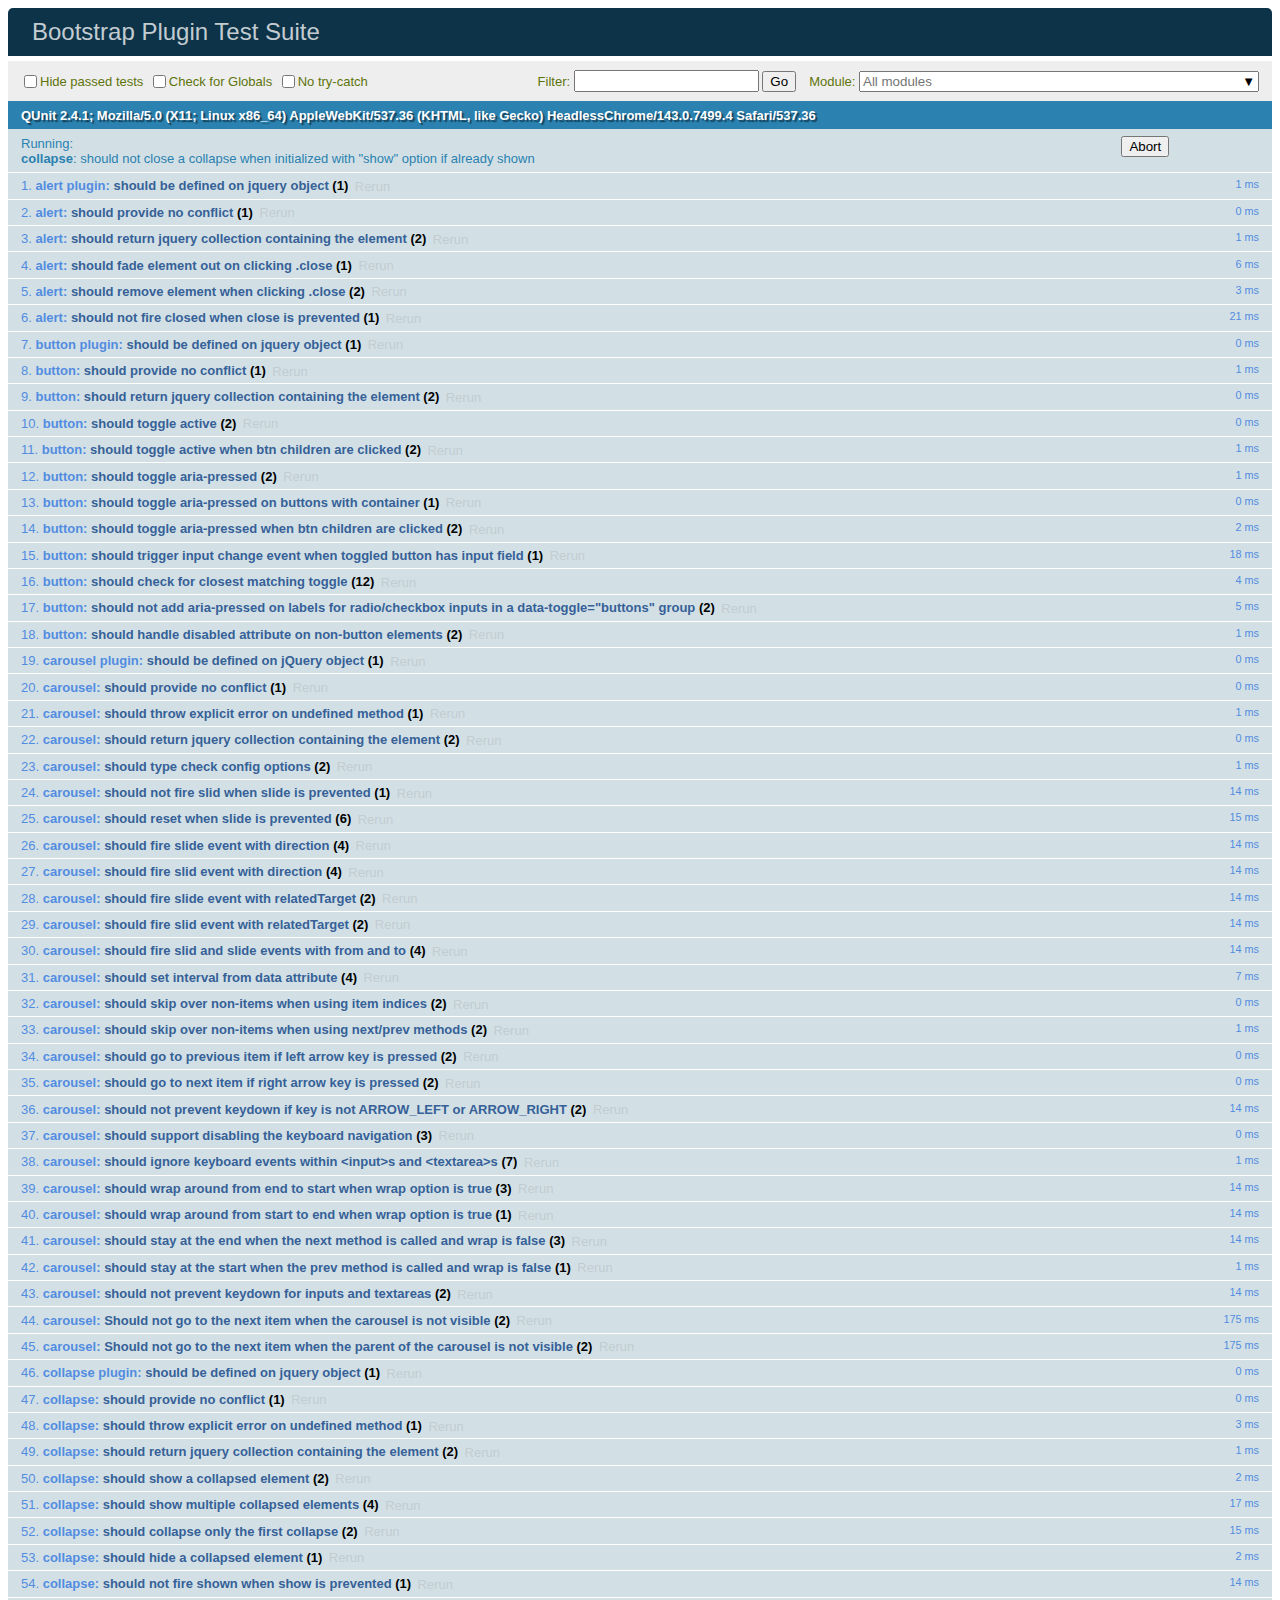
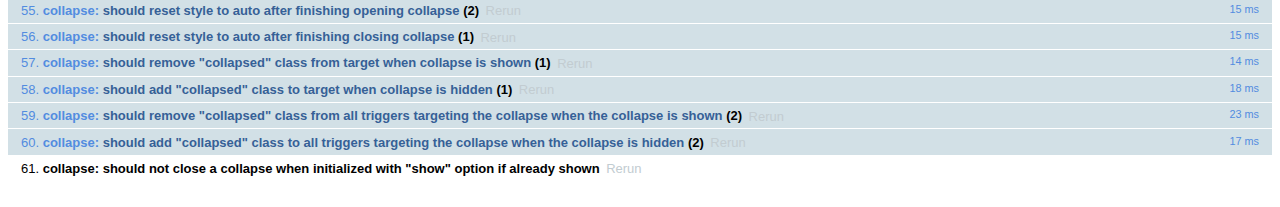
<file: Project/_src/bootstrap-4.0.0/js/tests/index.html>
<!doctype html>
<html lang="en">
  <head>
    <meta charset="utf-8">
    <meta name="viewport" content="width=device-width, initial-scale=1, shrink-to-fit=no">
    <title>Bootstrap Plugin Test Suite</title>

    <!-- jQuery -->
    <script>
      (function () {
        var path = '../../assets/js/vendor/jquery-slim.min.js'
        // get jquery param from the query string.
        var jQueryVersion = location.search.match(/[?&]jquery=(.*?)(?=&|$)/)

        // If a version was specified, use that version from our vendor folder
        if (jQueryVersion) {
          path = 'vendor/jquery-' + jQueryVersion[1] + '.min.js'
        }
        document.write('<script src="' + path + '"><\/script>')
      }())
    </script>
    <script src="../../assets/js/vendor/popper.min.js"></script>

    <!-- QUnit -->
    <link rel="stylesheet" href="vendor/qunit.css" media="screen">
    <script src="vendor/qunit.js"></script>

    <script>
      // Disable jQuery event aliases to ensure we don't accidentally use any of them
      [
        'blur',
        'focus',
        'focusin',
        'focusout',
        'resize',
        'scroll',
        'click',
        'dblclick',
        'mousedown',
        'mouseup',
        'mousemove',
        'mouseover',
        'mouseout',
        'mouseenter',
        'mouseleave',
        'change',
        'select',
        'submit',
        'keydown',
        'keypress',
        'keyup',
        'contextmenu'
      ].forEach(function(eventAlias) {
        $.fn[eventAlias] = function() {
          throw new Error('Using the ".' + eventAlias + '()" method is not allowed, so that Bootstrap can be compatible with custom jQuery builds which exclude the "event aliases" module that defines said method. See https://github.com/twbs/bootstrap/blob/master/CONTRIBUTING.md#js')
        }
      })

      // Require assert.expect in each test
      QUnit.config.requireExpects = true

      // See https://github.com/axemclion/grunt-saucelabs#test-result-details-with-qunit
      var log = []
      var testName

      QUnit.done(function(testResults) {
        var tests = []
        for (var i = 0; i < log.length; i++) {
          var details = log[i]
          tests.push({
            name: details.name,
            result: details.result,
            expected: details.expected,
            actual: details.actual,
            source: details.source
          })
        }
        testResults.tests = tests

        window.global_test_results = testResults
      })

      QUnit.testStart(function(testDetails) {
        QUnit.log(function(details) {
          if (!details.result) {
            details.name = testDetails.name
            log.push(details)
          }
        })
      })

      // Display fixture on-screen on iOS to avoid false positives
      // See https://github.com/twbs/bootstrap/pull/15955
      if (/iPhone|iPad|iPod/.test(navigator.userAgent)) {
        QUnit.begin(function() {
          $('#qunit-fixture').css({ top: 0, left: 0 })
        })

        QUnit.done(function() {
          $('#qunit-fixture').css({ top: '', left: '' })
        })
      }
    </script>

    <!-- Transpiled Plugins -->
    <script src="../dist/util.js"></script>
    <script src="../dist/alert.js"></script>
    <script src="../dist/button.js"></script>
    <script src="../dist/carousel.js"></script>
    <script src="../dist/collapse.js"></script>
    <script src="../dist/dropdown.js"></script>
    <script src="../dist/modal.js"></script>
    <script src="../dist/scrollspy.js"></script>
    <script src="../dist/tab.js"></script>
    <script src="../dist/tooltip.js"></script>
    <script src="../dist/popover.js"></script>

    <!-- Unit Tests -->
    <script src="unit/alert.js"></script>
    <script src="unit/button.js"></script>
    <script src="unit/carousel.js"></script>
    <script src="unit/collapse.js"></script>
    <script src="unit/dropdown.js"></script>
    <script src="unit/modal.js"></script>
    <script src="unit/scrollspy.js"></script>
    <script src="unit/tab.js"></script>
    <script src="unit/tooltip.js"></script>
    <script src="unit/popover.js"></script>
    <script src="unit/util.js"></script>
  </head>
  <body>
    <div id="qunit-container">
      <div id="qunit"></div>
      <div id="qunit-fixture"></div>
    </div>
  </body>
</html>
</file>
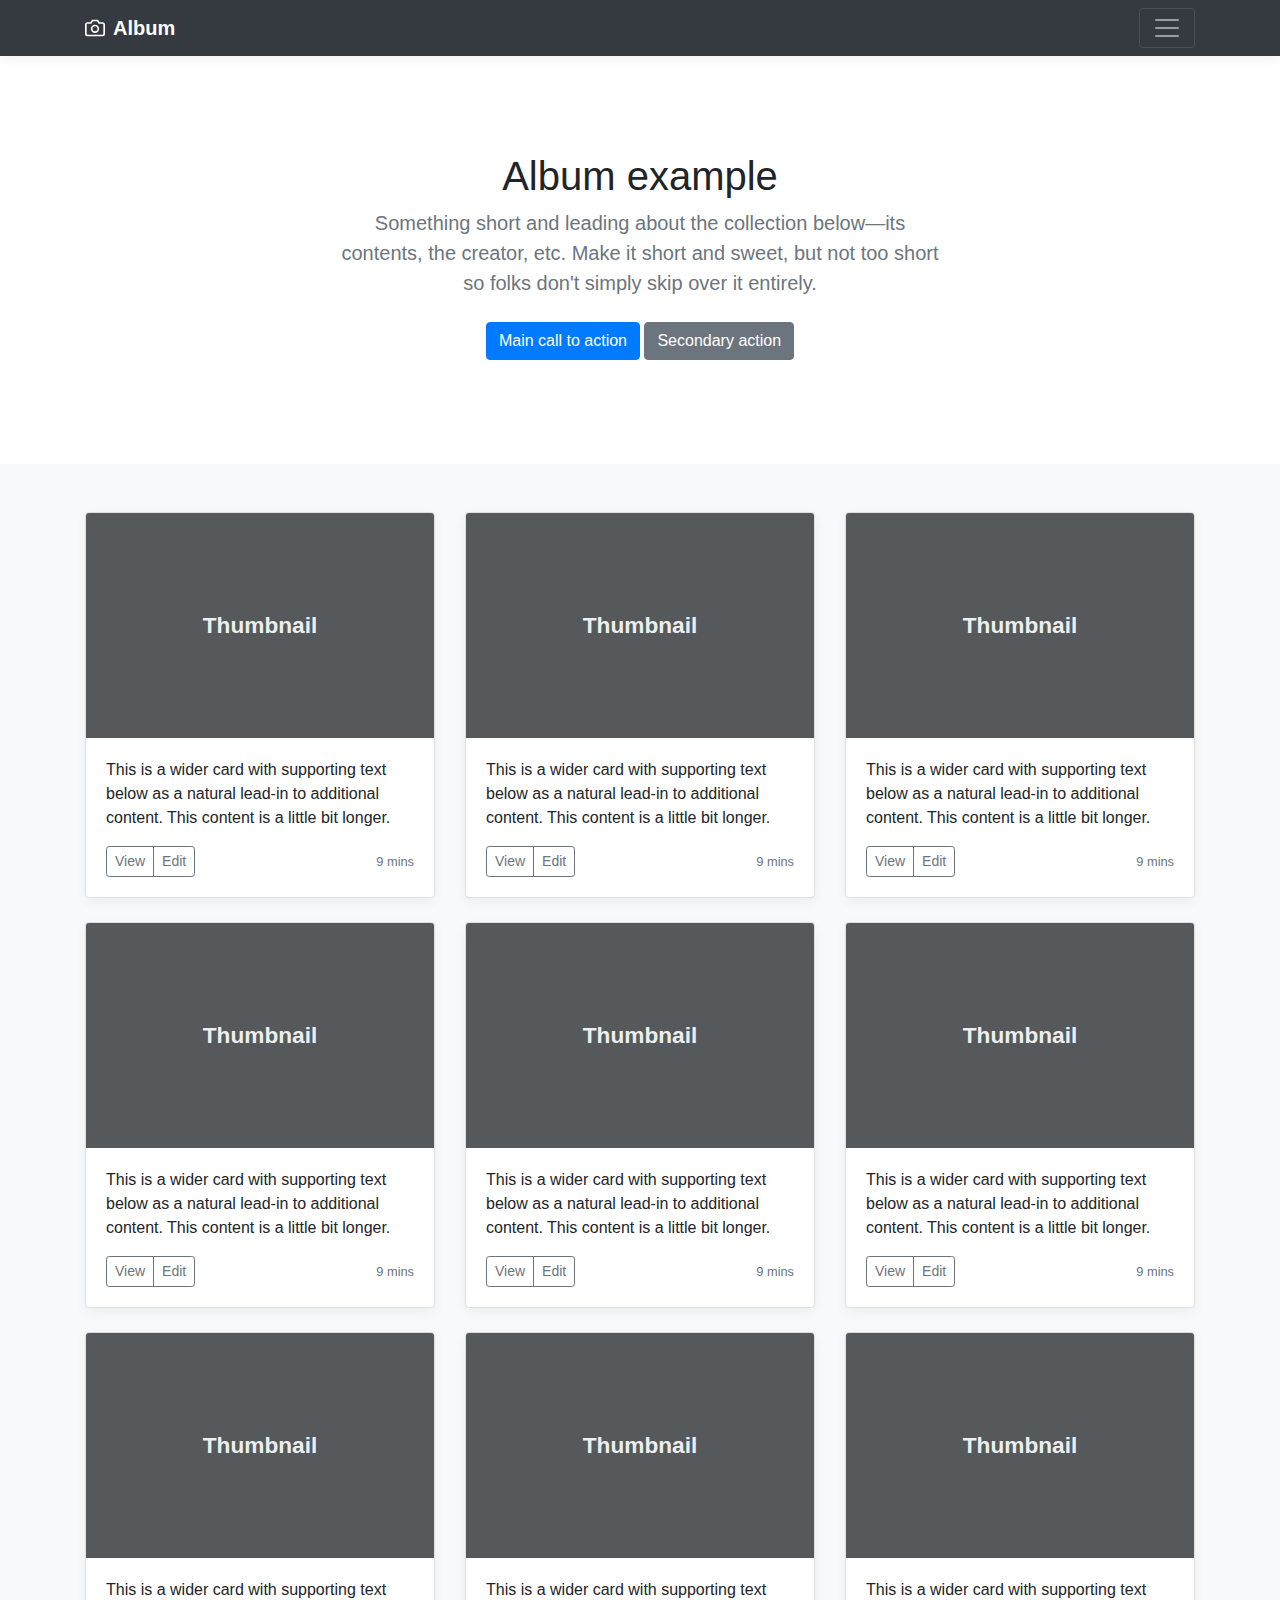
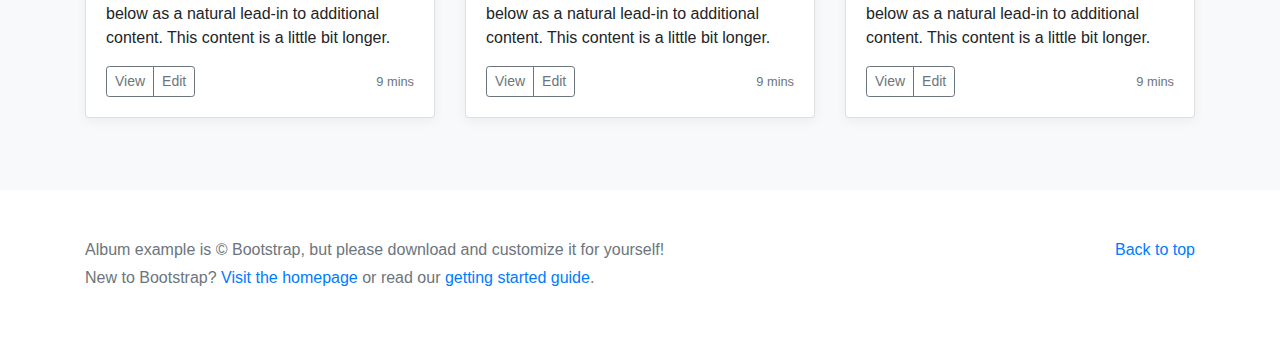
<file: Project/_src/bootstrap-4.0.0/docs/4.0/examples/album/index.html>
<!doctype html>
<html lang="en">
  <head>
    <meta charset="utf-8">
    <meta name="viewport" content="width=device-width, initial-scale=1, shrink-to-fit=no">
    <meta name="description" content="">
    <meta name="author" content="">
    <link rel="icon" href="../../../../favicon.ico">

    <title>Album example for Bootstrap</title>

    <!-- Bootstrap core CSS -->
    <link href="../../../../dist/css/bootstrap.min.css" rel="stylesheet">

    <!-- Custom styles for this template -->
    <link href="album.css" rel="stylesheet">
  </head>

  <body>

    <header>
      <div class="collapse bg-dark" id="navbarHeader">
        <div class="container">
          <div class="row">
            <div class="col-sm-8 col-md-7 py-4">
              <h4 class="text-white">About</h4>
              <p class="text-muted">Add some information about the album below, the author, or any other background context. Make it a few sentences long so folks can pick up some informative tidbits. Then, link them off to some social networking sites or contact information.</p>
            </div>
            <div class="col-sm-4 offset-md-1 py-4">
              <h4 class="text-white">Contact</h4>
              <ul class="list-unstyled">
                <li><a href="#" class="text-white">Follow on Twitter</a></li>
                <li><a href="#" class="text-white">Like on Facebook</a></li>
                <li><a href="#" class="text-white">Email me</a></li>
              </ul>
            </div>
          </div>
        </div>
      </div>
      <div class="navbar navbar-dark bg-dark box-shadow">
        <div class="container d-flex justify-content-between">
          <a href="#" class="navbar-brand d-flex align-items-center">
            <svg xmlns="http://www.w3.org/2000/svg" width="20" height="20" viewBox="0 0 24 24" fill="none" stroke="currentColor" stroke-width="2" stroke-linecap="round" stroke-linejoin="round" class="mr-2"><path d="M23 19a2 2 0 0 1-2 2H3a2 2 0 0 1-2-2V8a2 2 0 0 1 2-2h4l2-3h6l2 3h4a2 2 0 0 1 2 2z"></path><circle cx="12" cy="13" r="4"></circle></svg>
            <strong>Album</strong>
          </a>
          <button class="navbar-toggler" type="button" data-toggle="collapse" data-target="#navbarHeader" aria-controls="navbarHeader" aria-expanded="false" aria-label="Toggle navigation">
            <span class="navbar-toggler-icon"></span>
          </button>
        </div>
      </div>
    </header>

    <main role="main">

      <section class="jumbotron text-center">
        <div class="container">
          <h1 class="jumbotron-heading">Album example</h1>
          <p class="lead text-muted">Something short and leading about the collection below—its contents, the creator, etc. Make it short and sweet, but not too short so folks don't simply skip over it entirely.</p>
          <p>
            <a href="#" class="btn btn-primary my-2">Main call to action</a>
            <a href="#" class="btn btn-secondary my-2">Secondary action</a>
          </p>
        </div>
      </section>

      <div class="album py-5 bg-light">
        <div class="container">

          <div class="row">
            <div class="col-md-4">
              <div class="card mb-4 box-shadow">
                <img class="card-img-top" data-src="holder.js/100px225?theme=thumb&bg=55595c&fg=eceeef&text=Thumbnail" alt="Card image cap">
                <div class="card-body">
                  <p class="card-text">This is a wider card with supporting text below as a natural lead-in to additional content. This content is a little bit longer.</p>
                  <div class="d-flex justify-content-between align-items-center">
                    <div class="btn-group">
                      <button type="button" class="btn btn-sm btn-outline-secondary">View</button>
                      <button type="button" class="btn btn-sm btn-outline-secondary">Edit</button>
                    </div>
                    <small class="text-muted">9 mins</small>
                  </div>
                </div>
              </div>
            </div>
            <div class="col-md-4">
              <div class="card mb-4 box-shadow">
                <img class="card-img-top" data-src="holder.js/100px225?theme=thumb&bg=55595c&fg=eceeef&text=Thumbnail" alt="Card image cap">
                <div class="card-body">
                  <p class="card-text">This is a wider card with supporting text below as a natural lead-in to additional content. This content is a little bit longer.</p>
                  <div class="d-flex justify-content-between align-items-center">
                    <div class="btn-group">
                      <button type="button" class="btn btn-sm btn-outline-secondary">View</button>
                      <button type="button" class="btn btn-sm btn-outline-secondary">Edit</button>
                    </div>
                    <small class="text-muted">9 mins</small>
                  </div>
                </div>
              </div>
            </div>
            <div class="col-md-4">
              <div class="card mb-4 box-shadow">
                <img class="card-img-top" data-src="holder.js/100px225?theme=thumb&bg=55595c&fg=eceeef&text=Thumbnail" alt="Card image cap">
                <div class="card-body">
                  <p class="card-text">This is a wider card with supporting text below as a natural lead-in to additional content. This content is a little bit longer.</p>
                  <div class="d-flex justify-content-between align-items-center">
                    <div class="btn-group">
                      <button type="button" class="btn btn-sm btn-outline-secondary">View</button>
                      <button type="button" class="btn btn-sm btn-outline-secondary">Edit</button>
                    </div>
                    <small class="text-muted">9 mins</small>
                  </div>
                </div>
              </div>
            </div>

            <div class="col-md-4">
              <div class="card mb-4 box-shadow">
                <img class="card-img-top" data-src="holder.js/100px225?theme=thumb&bg=55595c&fg=eceeef&text=Thumbnail" alt="Card image cap">
                <div class="card-body">
                  <p class="card-text">This is a wider card with supporting text below as a natural lead-in to additional content. This content is a little bit longer.</p>
                  <div class="d-flex justify-content-between align-items-center">
                    <div class="btn-group">
                      <button type="button" class="btn btn-sm btn-outline-secondary">View</button>
                      <button type="button" class="btn btn-sm btn-outline-secondary">Edit</button>
                    </div>
                    <small class="text-muted">9 mins</small>
                  </div>
                </div>
              </div>
            </div>
            <div class="col-md-4">
              <div class="card mb-4 box-shadow">
                <img class="card-img-top" data-src="holder.js/100px225?theme=thumb&bg=55595c&fg=eceeef&text=Thumbnail" alt="Card image cap">
                <div class="card-body">
                  <p class="card-text">This is a wider card with supporting text below as a natural lead-in to additional content. This content is a little bit longer.</p>
                  <div class="d-flex justify-content-between align-items-center">
                    <div class="btn-group">
                      <button type="button" class="btn btn-sm btn-outline-secondary">View</button>
                      <button type="button" class="btn btn-sm btn-outline-secondary">Edit</button>
                    </div>
                    <small class="text-muted">9 mins</small>
                  </div>
                </div>
              </div>
            </div>
            <div class="col-md-4">
              <div class="card mb-4 box-shadow">
                <img class="card-img-top" data-src="holder.js/100px225?theme=thumb&bg=55595c&fg=eceeef&text=Thumbnail" alt="Card image cap">
                <div class="card-body">
                  <p class="card-text">This is a wider card with supporting text below as a natural lead-in to additional content. This content is a little bit longer.</p>
                  <div class="d-flex justify-content-between align-items-center">
                    <div class="btn-group">
                      <button type="button" class="btn btn-sm btn-outline-secondary">View</button>
                      <button type="button" class="btn btn-sm btn-outline-secondary">Edit</button>
                    </div>
                    <small class="text-muted">9 mins</small>
                  </div>
                </div>
              </div>
            </div>

            <div class="col-md-4">
              <div class="card mb-4 box-shadow">
                <img class="card-img-top" data-src="holder.js/100px225?theme=thumb&bg=55595c&fg=eceeef&text=Thumbnail" alt="Card image cap">
                <div class="card-body">
                  <p class="card-text">This is a wider card with supporting text below as a natural lead-in to additional content. This content is a little bit longer.</p>
                  <div class="d-flex justify-content-between align-items-center">
                    <div class="btn-group">
                      <button type="button" class="btn btn-sm btn-outline-secondary">View</button>
                      <button type="button" class="btn btn-sm btn-outline-secondary">Edit</button>
                    </div>
                    <small class="text-muted">9 mins</small>
                  </div>
                </div>
              </div>
            </div>
            <div class="col-md-4">
              <div class="card mb-4 box-shadow">
                <img class="card-img-top" data-src="holder.js/100px225?theme=thumb&bg=55595c&fg=eceeef&text=Thumbnail" alt="Card image cap">
                <div class="card-body">
                  <p class="card-text">This is a wider card with supporting text below as a natural lead-in to additional content. This content is a little bit longer.</p>
                  <div class="d-flex justify-content-between align-items-center">
                    <div class="btn-group">
                      <button type="button" class="btn btn-sm btn-outline-secondary">View</button>
                      <button type="button" class="btn btn-sm btn-outline-secondary">Edit</button>
                    </div>
                    <small class="text-muted">9 mins</small>
                  </div>
                </div>
              </div>
            </div>
            <div class="col-md-4">
              <div class="card mb-4 box-shadow">
                <img class="card-img-top" data-src="holder.js/100px225?theme=thumb&bg=55595c&fg=eceeef&text=Thumbnail" alt="Card image cap">
                <div class="card-body">
                  <p class="card-text">This is a wider card with supporting text below as a natural lead-in to additional content. This content is a little bit longer.</p>
                  <div class="d-flex justify-content-between align-items-center">
                    <div class="btn-group">
                      <button type="button" class="btn btn-sm btn-outline-secondary">View</button>
                      <button type="button" class="btn btn-sm btn-outline-secondary">Edit</button>
                    </div>
                    <small class="text-muted">9 mins</small>
                  </div>
                </div>
              </div>
            </div>
          </div>
        </div>
      </div>

    </main>

    <footer class="text-muted">
      <div class="container">
        <p class="float-right">
          <a href="#">Back to top</a>
        </p>
        <p>Album example is &copy; Bootstrap, but please download and customize it for yourself!</p>
        <p>New to Bootstrap? <a href="../../">Visit the homepage</a> or read our <a href="../../getting-started/">getting started guide</a>.</p>
      </div>
    </footer>

    <!-- Bootstrap core JavaScript
    ================================================== -->
    <!-- Placed at the end of the document so the pages load faster -->
    <script src="https://code.jquery.com/jquery-3.2.1.slim.min.js" integrity="sha384-KJ3o2DKtIkvYIK3UENzmM7KCkRr/rE9/Qpg6aAZGJwFDMVNA/GpGFF93hXpG5KkN" crossorigin="anonymous"></script>
    <script>window.jQuery || document.write('<script src="../../../../assets/js/vendor/jquery-slim.min.js"><\/script>')</script>
    <script src="../../../../assets/js/vendor/popper.min.js"></script>
    <script src="../../../../dist/js/bootstrap.min.js"></script>
    <script src="../../../../assets/js/vendor/holder.min.js"></script>
  </body>
</html>
</file>
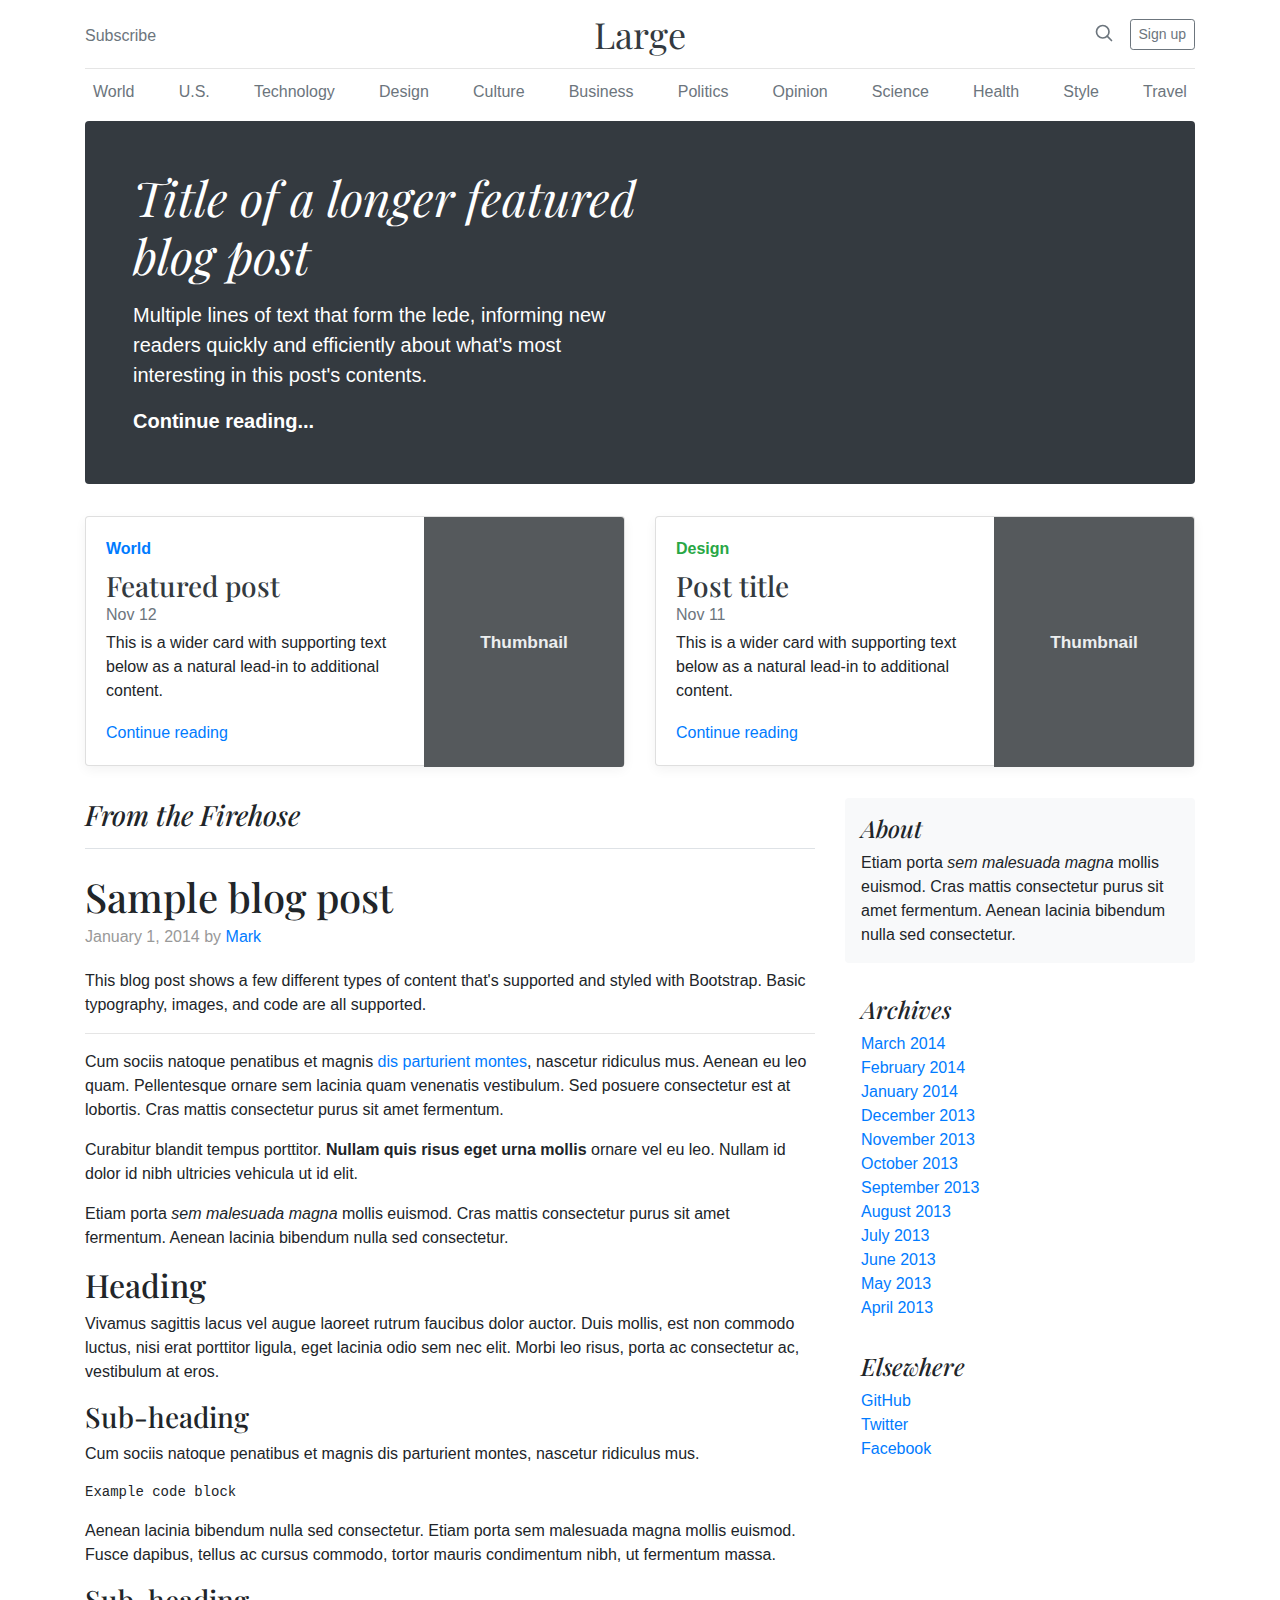
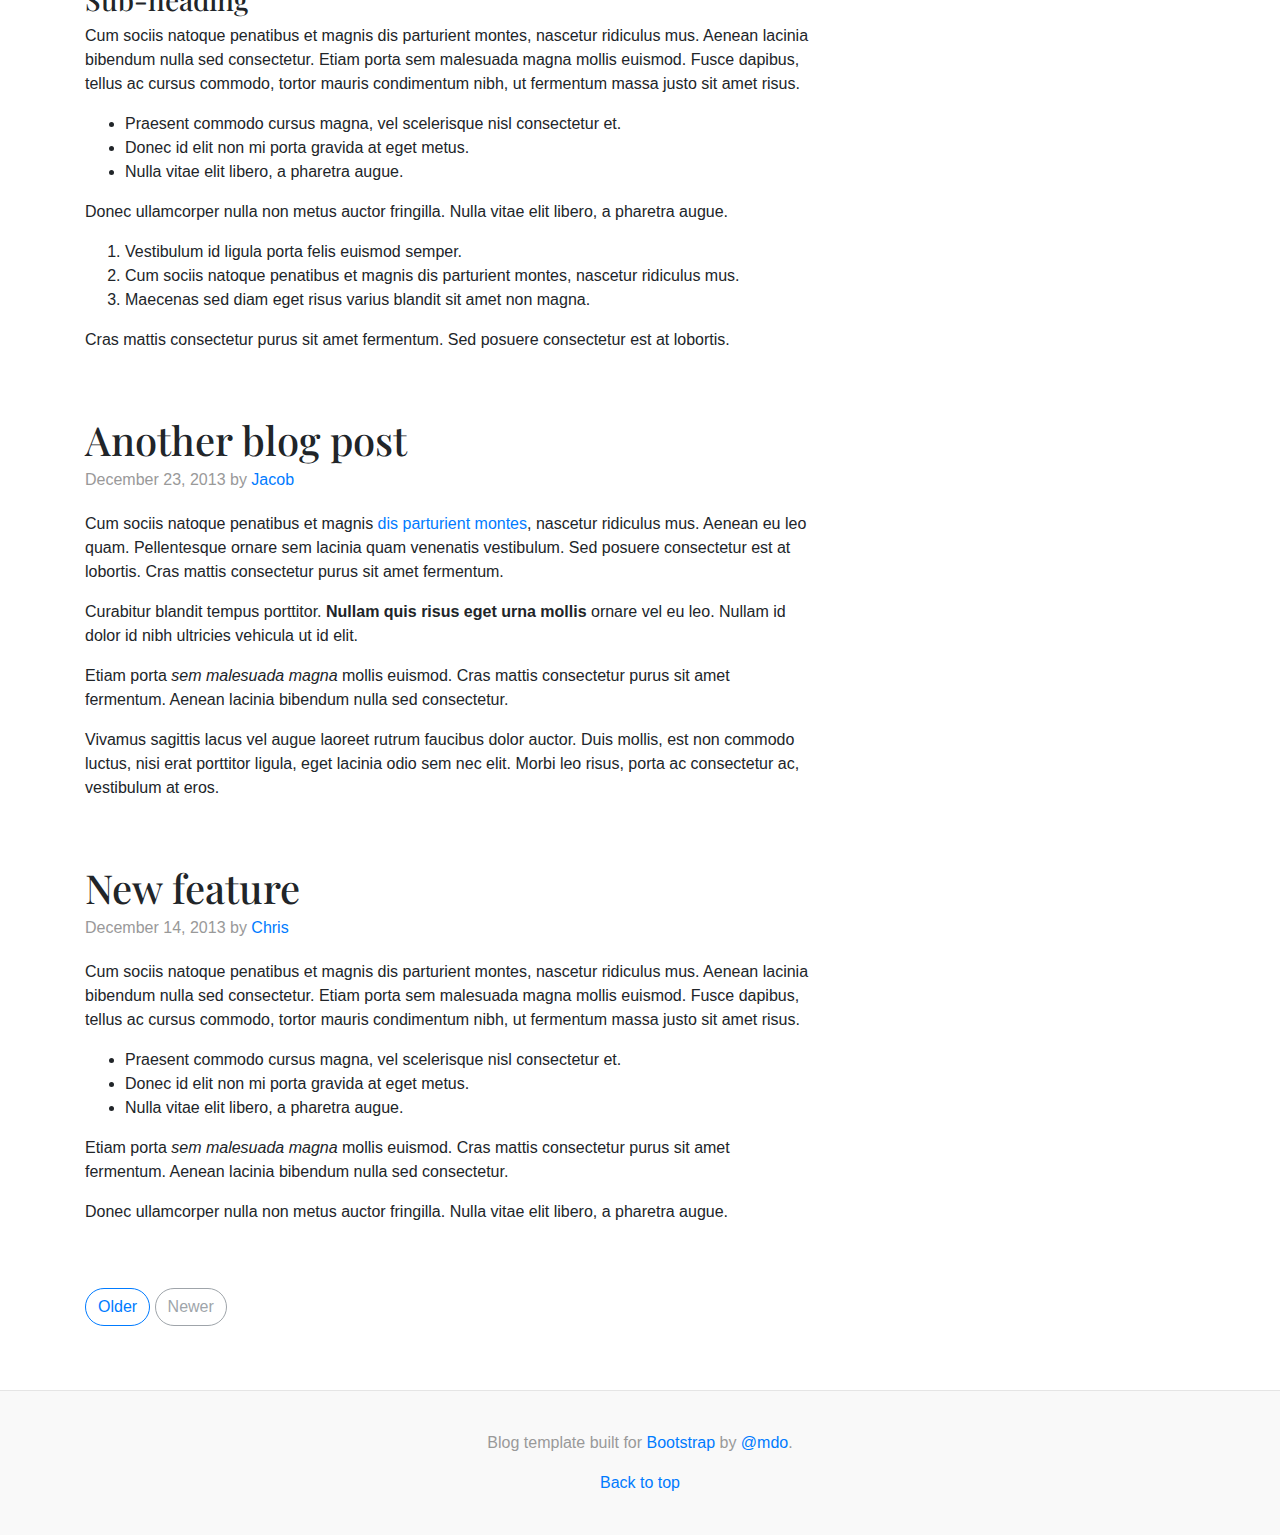
<file: Project/_src/bootstrap-4.0.0/docs/4.0/examples/blog/index.html>
<!doctype html>
<html lang="en">
  <head>
    <meta charset="utf-8">
    <meta name="viewport" content="width=device-width, initial-scale=1, shrink-to-fit=no">
    <meta name="description" content="">
    <meta name="author" content="">
    <link rel="icon" href="../../../../favicon.ico">

    <title>Blog Template for Bootstrap</title>

    <!-- Bootstrap core CSS -->
    <link href="../../../../dist/css/bootstrap.min.css" rel="stylesheet">

    <!-- Custom styles for this template -->
    <link href="https://fonts.googleapis.com/css?family=Playfair+Display:700,900" rel="stylesheet">
    <link href="blog.css" rel="stylesheet">
  </head>

  <body>

    <div class="container">
      <header class="blog-header py-3">
        <div class="row flex-nowrap justify-content-between align-items-center">
          <div class="col-4 pt-1">
            <a class="text-muted" href="#">Subscribe</a>
          </div>
          <div class="col-4 text-center">
            <a class="blog-header-logo text-dark" href="#">Large</a>
          </div>
          <div class="col-4 d-flex justify-content-end align-items-center">
            <a class="text-muted" href="#">
              <svg xmlns="http://www.w3.org/2000/svg" width="20" height="20" viewBox="0 0 24 24" fill="none" stroke="currentColor" stroke-width="2" stroke-linecap="round" stroke-linejoin="round" class="mx-3"><circle cx="10.5" cy="10.5" r="7.5"></circle><line x1="21" y1="21" x2="15.8" y2="15.8"></line></svg>
            </a>
            <a class="btn btn-sm btn-outline-secondary" href="#">Sign up</a>
          </div>
        </div>
      </header>

      <div class="nav-scroller py-1 mb-2">
        <nav class="nav d-flex justify-content-between">
          <a class="p-2 text-muted" href="#">World</a>
          <a class="p-2 text-muted" href="#">U.S.</a>
          <a class="p-2 text-muted" href="#">Technology</a>
          <a class="p-2 text-muted" href="#">Design</a>
          <a class="p-2 text-muted" href="#">Culture</a>
          <a class="p-2 text-muted" href="#">Business</a>
          <a class="p-2 text-muted" href="#">Politics</a>
          <a class="p-2 text-muted" href="#">Opinion</a>
          <a class="p-2 text-muted" href="#">Science</a>
          <a class="p-2 text-muted" href="#">Health</a>
          <a class="p-2 text-muted" href="#">Style</a>
          <a class="p-2 text-muted" href="#">Travel</a>
        </nav>
      </div>

      <div class="jumbotron p-3 p-md-5 text-white rounded bg-dark">
        <div class="col-md-6 px-0">
          <h1 class="display-4 font-italic">Title of a longer featured blog post</h1>
          <p class="lead my-3">Multiple lines of text that form the lede, informing new readers quickly and efficiently about what's most interesting in this post's contents.</p>
          <p class="lead mb-0"><a href="#" class="text-white font-weight-bold">Continue reading...</a></p>
        </div>
      </div>

      <div class="row mb-2">
        <div class="col-md-6">
          <div class="card flex-md-row mb-4 box-shadow h-md-250">
            <div class="card-body d-flex flex-column align-items-start">
              <strong class="d-inline-block mb-2 text-primary">World</strong>
              <h3 class="mb-0">
                <a class="text-dark" href="#">Featured post</a>
              </h3>
              <div class="mb-1 text-muted">Nov 12</div>
              <p class="card-text mb-auto">This is a wider card with supporting text below as a natural lead-in to additional content.</p>
              <a href="#">Continue reading</a>
            </div>
            <img class="card-img-right flex-auto d-none d-md-block" data-src="holder.js/200x250?theme=thumb" alt="Card image cap">
          </div>
        </div>
        <div class="col-md-6">
          <div class="card flex-md-row mb-4 box-shadow h-md-250">
            <div class="card-body d-flex flex-column align-items-start">
              <strong class="d-inline-block mb-2 text-success">Design</strong>
              <h3 class="mb-0">
                <a class="text-dark" href="#">Post title</a>
              </h3>
              <div class="mb-1 text-muted">Nov 11</div>
              <p class="card-text mb-auto">This is a wider card with supporting text below as a natural lead-in to additional content.</p>
              <a href="#">Continue reading</a>
            </div>
            <img class="card-img-right flex-auto d-none d-md-block" data-src="holder.js/200x250?theme=thumb" alt="Card image cap">
          </div>
        </div>
      </div>
    </div>

    <main role="main" class="container">
      <div class="row">
        <div class="col-md-8 blog-main">
          <h3 class="pb-3 mb-4 font-italic border-bottom">
            From the Firehose
          </h3>

          <div class="blog-post">
            <h2 class="blog-post-title">Sample blog post</h2>
            <p class="blog-post-meta">January 1, 2014 by <a href="#">Mark</a></p>

            <p>This blog post shows a few different types of content that's supported and styled with Bootstrap. Basic typography, images, and code are all supported.</p>
            <hr>
            <p>Cum sociis natoque penatibus et magnis <a href="#">dis parturient montes</a>, nascetur ridiculus mus. Aenean eu leo quam. Pellentesque ornare sem lacinia quam venenatis vestibulum. Sed posuere consectetur est at lobortis. Cras mattis consectetur purus sit amet fermentum.</p>
            <blockquote>
              <p>Curabitur blandit tempus porttitor. <strong>Nullam quis risus eget urna mollis</strong> ornare vel eu leo. Nullam id dolor id nibh ultricies vehicula ut id elit.</p>
            </blockquote>
            <p>Etiam porta <em>sem malesuada magna</em> mollis euismod. Cras mattis consectetur purus sit amet fermentum. Aenean lacinia bibendum nulla sed consectetur.</p>
            <h2>Heading</h2>
            <p>Vivamus sagittis lacus vel augue laoreet rutrum faucibus dolor auctor. Duis mollis, est non commodo luctus, nisi erat porttitor ligula, eget lacinia odio sem nec elit. Morbi leo risus, porta ac consectetur ac, vestibulum at eros.</p>
            <h3>Sub-heading</h3>
            <p>Cum sociis natoque penatibus et magnis dis parturient montes, nascetur ridiculus mus.</p>
            <pre><code>Example code block</code></pre>
            <p>Aenean lacinia bibendum nulla sed consectetur. Etiam porta sem malesuada magna mollis euismod. Fusce dapibus, tellus ac cursus commodo, tortor mauris condimentum nibh, ut fermentum massa.</p>
            <h3>Sub-heading</h3>
            <p>Cum sociis natoque penatibus et magnis dis parturient montes, nascetur ridiculus mus. Aenean lacinia bibendum nulla sed consectetur. Etiam porta sem malesuada magna mollis euismod. Fusce dapibus, tellus ac cursus commodo, tortor mauris condimentum nibh, ut fermentum massa justo sit amet risus.</p>
            <ul>
              <li>Praesent commodo cursus magna, vel scelerisque nisl consectetur et.</li>
              <li>Donec id elit non mi porta gravida at eget metus.</li>
              <li>Nulla vitae elit libero, a pharetra augue.</li>
            </ul>
            <p>Donec ullamcorper nulla non metus auctor fringilla. Nulla vitae elit libero, a pharetra augue.</p>
            <ol>
              <li>Vestibulum id ligula porta felis euismod semper.</li>
              <li>Cum sociis natoque penatibus et magnis dis parturient montes, nascetur ridiculus mus.</li>
              <li>Maecenas sed diam eget risus varius blandit sit amet non magna.</li>
            </ol>
            <p>Cras mattis consectetur purus sit amet fermentum. Sed posuere consectetur est at lobortis.</p>
          </div><!-- /.blog-post -->

          <div class="blog-post">
            <h2 class="blog-post-title">Another blog post</h2>
            <p class="blog-post-meta">December 23, 2013 by <a href="#">Jacob</a></p>

            <p>Cum sociis natoque penatibus et magnis <a href="#">dis parturient montes</a>, nascetur ridiculus mus. Aenean eu leo quam. Pellentesque ornare sem lacinia quam venenatis vestibulum. Sed posuere consectetur est at lobortis. Cras mattis consectetur purus sit amet fermentum.</p>
            <blockquote>
              <p>Curabitur blandit tempus porttitor. <strong>Nullam quis risus eget urna mollis</strong> ornare vel eu leo. Nullam id dolor id nibh ultricies vehicula ut id elit.</p>
            </blockquote>
            <p>Etiam porta <em>sem malesuada magna</em> mollis euismod. Cras mattis consectetur purus sit amet fermentum. Aenean lacinia bibendum nulla sed consectetur.</p>
            <p>Vivamus sagittis lacus vel augue laoreet rutrum faucibus dolor auctor. Duis mollis, est non commodo luctus, nisi erat porttitor ligula, eget lacinia odio sem nec elit. Morbi leo risus, porta ac consectetur ac, vestibulum at eros.</p>
          </div><!-- /.blog-post -->

          <div class="blog-post">
            <h2 class="blog-post-title">New feature</h2>
            <p class="blog-post-meta">December 14, 2013 by <a href="#">Chris</a></p>

            <p>Cum sociis natoque penatibus et magnis dis parturient montes, nascetur ridiculus mus. Aenean lacinia bibendum nulla sed consectetur. Etiam porta sem malesuada magna mollis euismod. Fusce dapibus, tellus ac cursus commodo, tortor mauris condimentum nibh, ut fermentum massa justo sit amet risus.</p>
            <ul>
              <li>Praesent commodo cursus magna, vel scelerisque nisl consectetur et.</li>
              <li>Donec id elit non mi porta gravida at eget metus.</li>
              <li>Nulla vitae elit libero, a pharetra augue.</li>
            </ul>
            <p>Etiam porta <em>sem malesuada magna</em> mollis euismod. Cras mattis consectetur purus sit amet fermentum. Aenean lacinia bibendum nulla sed consectetur.</p>
            <p>Donec ullamcorper nulla non metus auctor fringilla. Nulla vitae elit libero, a pharetra augue.</p>
          </div><!-- /.blog-post -->

          <nav class="blog-pagination">
            <a class="btn btn-outline-primary" href="#">Older</a>
            <a class="btn btn-outline-secondary disabled" href="#">Newer</a>
          </nav>

        </div><!-- /.blog-main -->

        <aside class="col-md-4 blog-sidebar">
          <div class="p-3 mb-3 bg-light rounded">
            <h4 class="font-italic">About</h4>
            <p class="mb-0">Etiam porta <em>sem malesuada magna</em> mollis euismod. Cras mattis consectetur purus sit amet fermentum. Aenean lacinia bibendum nulla sed consectetur.</p>
          </div>

          <div class="p-3">
            <h4 class="font-italic">Archives</h4>
            <ol class="list-unstyled mb-0">
              <li><a href="#">March 2014</a></li>
              <li><a href="#">February 2014</a></li>
              <li><a href="#">January 2014</a></li>
              <li><a href="#">December 2013</a></li>
              <li><a href="#">November 2013</a></li>
              <li><a href="#">October 2013</a></li>
              <li><a href="#">September 2013</a></li>
              <li><a href="#">August 2013</a></li>
              <li><a href="#">July 2013</a></li>
              <li><a href="#">June 2013</a></li>
              <li><a href="#">May 2013</a></li>
              <li><a href="#">April 2013</a></li>
            </ol>
          </div>

          <div class="p-3">
            <h4 class="font-italic">Elsewhere</h4>
            <ol class="list-unstyled">
              <li><a href="#">GitHub</a></li>
              <li><a href="#">Twitter</a></li>
              <li><a href="#">Facebook</a></li>
            </ol>
          </div>
        </aside><!-- /.blog-sidebar -->

      </div><!-- /.row -->

    </main><!-- /.container -->

    <footer class="blog-footer">
      <p>Blog template built for <a href="https://getbootstrap.com/">Bootstrap</a> by <a href="https://twitter.com/mdo">@mdo</a>.</p>
      <p>
        <a href="#">Back to top</a>
      </p>
    </footer>

    <!-- Bootstrap core JavaScript
    ================================================== -->
    <!-- Placed at the end of the document so the pages load faster -->
    <script src="https://code.jquery.com/jquery-3.2.1.slim.min.js" integrity="sha384-KJ3o2DKtIkvYIK3UENzmM7KCkRr/rE9/Qpg6aAZGJwFDMVNA/GpGFF93hXpG5KkN" crossorigin="anonymous"></script>
    <script>window.jQuery || document.write('<script src="../../../../assets/js/vendor/jquery-slim.min.js"><\/script>')</script>
    <script src="../../../../assets/js/vendor/popper.min.js"></script>
    <script src="../../../../dist/js/bootstrap.min.js"></script>
    <script src="../../../../assets/js/vendor/holder.min.js"></script>
    <script>
      Holder.addTheme('thumb', {
        bg: '#55595c',
        fg: '#eceeef',
        text: 'Thumbnail'
      });
    </script>
  </body>
</html>
</file>
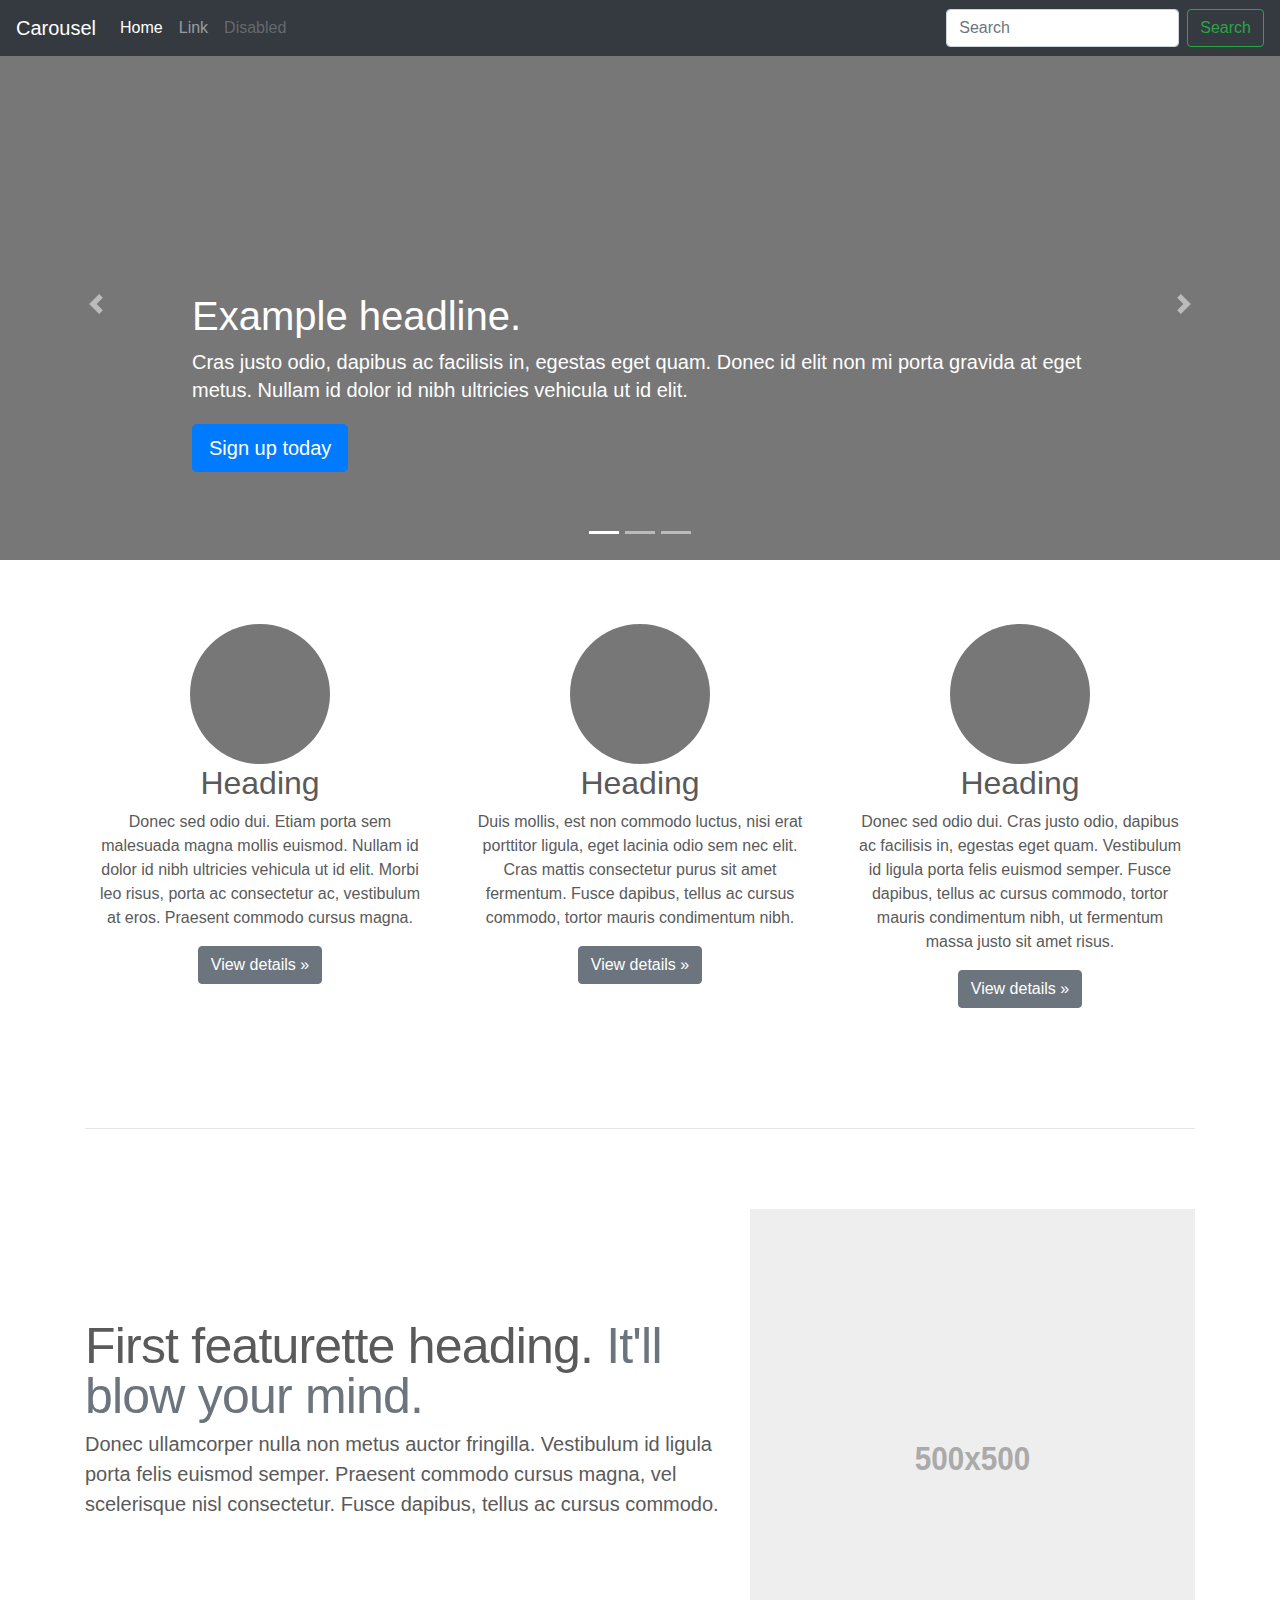
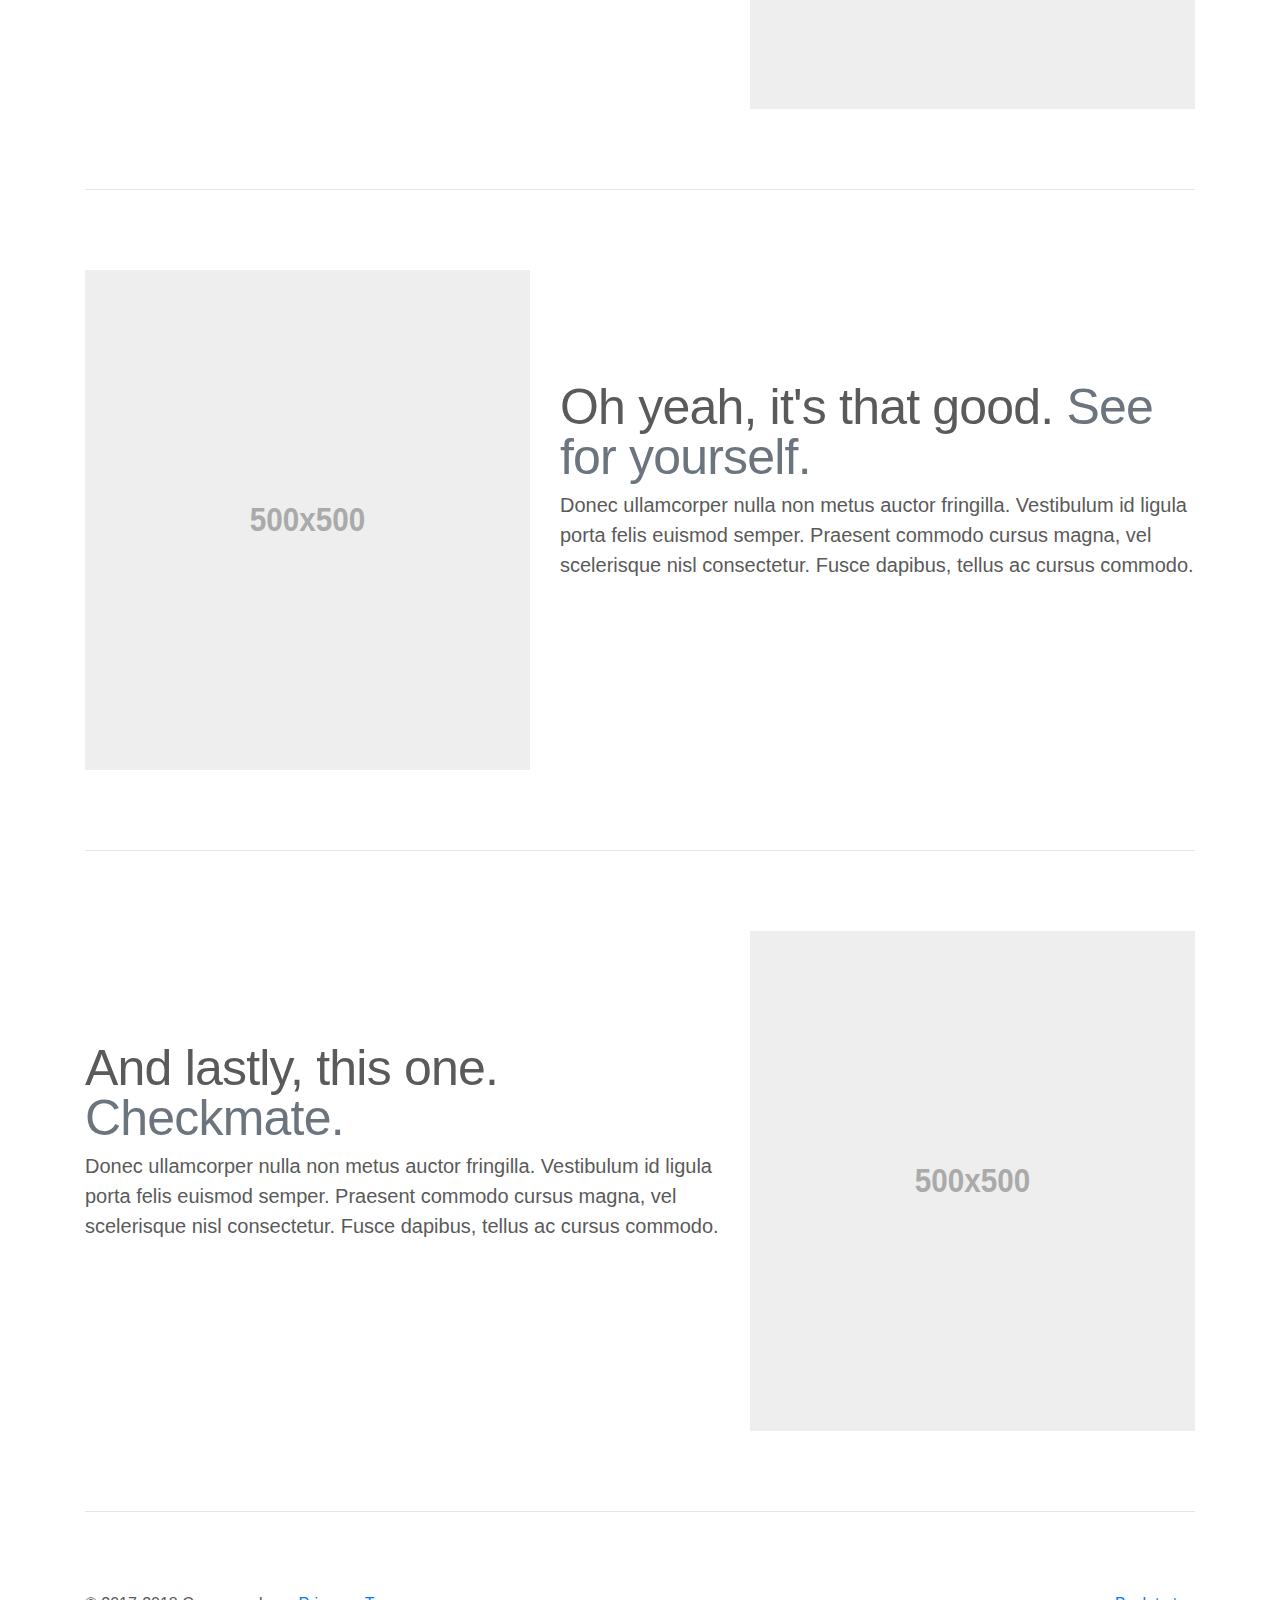
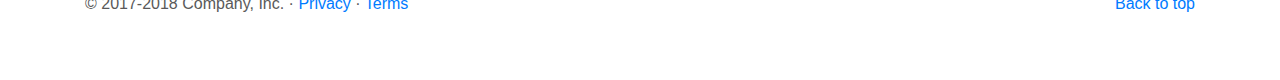
<file: Project/_src/bootstrap-4.0.0/docs/4.0/examples/carousel/index.html>
<!doctype html>
<html lang="en">
  <head>
    <meta charset="utf-8">
    <meta name="viewport" content="width=device-width, initial-scale=1, shrink-to-fit=no">
    <meta name="description" content="">
    <meta name="author" content="">
    <link rel="icon" href="../../../../favicon.ico">

    <title>Carousel Template for Bootstrap</title>

    <!-- Bootstrap core CSS -->
    <link href="../../../../dist/css/bootstrap.min.css" rel="stylesheet">

    <!-- Custom styles for this template -->
    <link href="carousel.css" rel="stylesheet">
  </head>
  <body>

    <header>
      <nav class="navbar navbar-expand-md navbar-dark fixed-top bg-dark">
        <a class="navbar-brand" href="#">Carousel</a>
        <button class="navbar-toggler" type="button" data-toggle="collapse" data-target="#navbarCollapse" aria-controls="navbarCollapse" aria-expanded="false" aria-label="Toggle navigation">
          <span class="navbar-toggler-icon"></span>
        </button>
        <div class="collapse navbar-collapse" id="navbarCollapse">
          <ul class="navbar-nav mr-auto">
            <li class="nav-item active">
              <a class="nav-link" href="#">Home <span class="sr-only">(current)</span></a>
            </li>
            <li class="nav-item">
              <a class="nav-link" href="#">Link</a>
            </li>
            <li class="nav-item">
              <a class="nav-link disabled" href="#">Disabled</a>
            </li>
          </ul>
          <form class="form-inline mt-2 mt-md-0">
            <input class="form-control mr-sm-2" type="text" placeholder="Search" aria-label="Search">
            <button class="btn btn-outline-success my-2 my-sm-0" type="submit">Search</button>
          </form>
        </div>
      </nav>
    </header>

    <main role="main">

      <div id="myCarousel" class="carousel slide" data-ride="carousel">
        <ol class="carousel-indicators">
          <li data-target="#myCarousel" data-slide-to="0" class="active"></li>
          <li data-target="#myCarousel" data-slide-to="1"></li>
          <li data-target="#myCarousel" data-slide-to="2"></li>
        </ol>
        <div class="carousel-inner">
          <div class="carousel-item active">
            <img class="first-slide" src="[data-uri]" alt="First slide">
            <div class="container">
              <div class="carousel-caption text-left">
                <h1>Example headline.</h1>
                <p>Cras justo odio, dapibus ac facilisis in, egestas eget quam. Donec id elit non mi porta gravida at eget metus. Nullam id dolor id nibh ultricies vehicula ut id elit.</p>
                <p><a class="btn btn-lg btn-primary" href="#" role="button">Sign up today</a></p>
              </div>
            </div>
          </div>
          <div class="carousel-item">
            <img class="second-slide" src="[data-uri]" alt="Second slide">
            <div class="container">
              <div class="carousel-caption">
                <h1>Another example headline.</h1>
                <p>Cras justo odio, dapibus ac facilisis in, egestas eget quam. Donec id elit non mi porta gravida at eget metus. Nullam id dolor id nibh ultricies vehicula ut id elit.</p>
                <p><a class="btn btn-lg btn-primary" href="#" role="button">Learn more</a></p>
              </div>
            </div>
          </div>
          <div class="carousel-item">
            <img class="third-slide" src="[data-uri]" alt="Third slide">
            <div class="container">
              <div class="carousel-caption text-right">
                <h1>One more for good measure.</h1>
                <p>Cras justo odio, dapibus ac facilisis in, egestas eget quam. Donec id elit non mi porta gravida at eget metus. Nullam id dolor id nibh ultricies vehicula ut id elit.</p>
                <p><a class="btn btn-lg btn-primary" href="#" role="button">Browse gallery</a></p>
              </div>
            </div>
          </div>
        </div>
        <a class="carousel-control-prev" href="#myCarousel" role="button" data-slide="prev">
          <span class="carousel-control-prev-icon" aria-hidden="true"></span>
          <span class="sr-only">Previous</span>
        </a>
        <a class="carousel-control-next" href="#myCarousel" role="button" data-slide="next">
          <span class="carousel-control-next-icon" aria-hidden="true"></span>
          <span class="sr-only">Next</span>
        </a>
      </div>


      <!-- Marketing messaging and featurettes
      ================================================== -->
      <!-- Wrap the rest of the page in another container to center all the content. -->

      <div class="container marketing">

        <!-- Three columns of text below the carousel -->
        <div class="row">
          <div class="col-lg-4">
            <img class="rounded-circle" src="[data-uri]" alt="Generic placeholder image" width="140" height="140">
            <h2>Heading</h2>
            <p>Donec sed odio dui. Etiam porta sem malesuada magna mollis euismod. Nullam id dolor id nibh ultricies vehicula ut id elit. Morbi leo risus, porta ac consectetur ac, vestibulum at eros. Praesent commodo cursus magna.</p>
            <p><a class="btn btn-secondary" href="#" role="button">View details &raquo;</a></p>
          </div><!-- /.col-lg-4 -->
          <div class="col-lg-4">
            <img class="rounded-circle" src="[data-uri]" alt="Generic placeholder image" width="140" height="140">
            <h2>Heading</h2>
            <p>Duis mollis, est non commodo luctus, nisi erat porttitor ligula, eget lacinia odio sem nec elit. Cras mattis consectetur purus sit amet fermentum. Fusce dapibus, tellus ac cursus commodo, tortor mauris condimentum nibh.</p>
            <p><a class="btn btn-secondary" href="#" role="button">View details &raquo;</a></p>
          </div><!-- /.col-lg-4 -->
          <div class="col-lg-4">
            <img class="rounded-circle" src="[data-uri]" alt="Generic placeholder image" width="140" height="140">
            <h2>Heading</h2>
            <p>Donec sed odio dui. Cras justo odio, dapibus ac facilisis in, egestas eget quam. Vestibulum id ligula porta felis euismod semper. Fusce dapibus, tellus ac cursus commodo, tortor mauris condimentum nibh, ut fermentum massa justo sit amet risus.</p>
            <p><a class="btn btn-secondary" href="#" role="button">View details &raquo;</a></p>
          </div><!-- /.col-lg-4 -->
        </div><!-- /.row -->


        <!-- START THE FEATURETTES -->

        <hr class="featurette-divider">

        <div class="row featurette">
          <div class="col-md-7">
            <h2 class="featurette-heading">First featurette heading. <span class="text-muted">It'll blow your mind.</span></h2>
            <p class="lead">Donec ullamcorper nulla non metus auctor fringilla. Vestibulum id ligula porta felis euismod semper. Praesent commodo cursus magna, vel scelerisque nisl consectetur. Fusce dapibus, tellus ac cursus commodo.</p>
          </div>
          <div class="col-md-5">
            <img class="featurette-image img-fluid mx-auto" data-src="holder.js/500x500/auto" alt="Generic placeholder image">
          </div>
        </div>

        <hr class="featurette-divider">

        <div class="row featurette">
          <div class="col-md-7 order-md-2">
            <h2 class="featurette-heading">Oh yeah, it's that good. <span class="text-muted">See for yourself.</span></h2>
            <p class="lead">Donec ullamcorper nulla non metus auctor fringilla. Vestibulum id ligula porta felis euismod semper. Praesent commodo cursus magna, vel scelerisque nisl consectetur. Fusce dapibus, tellus ac cursus commodo.</p>
          </div>
          <div class="col-md-5 order-md-1">
            <img class="featurette-image img-fluid mx-auto" data-src="holder.js/500x500/auto" alt="Generic placeholder image">
          </div>
        </div>

        <hr class="featurette-divider">

        <div class="row featurette">
          <div class="col-md-7">
            <h2 class="featurette-heading">And lastly, this one. <span class="text-muted">Checkmate.</span></h2>
            <p class="lead">Donec ullamcorper nulla non metus auctor fringilla. Vestibulum id ligula porta felis euismod semper. Praesent commodo cursus magna, vel scelerisque nisl consectetur. Fusce dapibus, tellus ac cursus commodo.</p>
          </div>
          <div class="col-md-5">
            <img class="featurette-image img-fluid mx-auto" data-src="holder.js/500x500/auto" alt="Generic placeholder image">
          </div>
        </div>

        <hr class="featurette-divider">

        <!-- /END THE FEATURETTES -->

      </div><!-- /.container -->


      <!-- FOOTER -->
      <footer class="container">
        <p class="float-right"><a href="#">Back to top</a></p>
        <p>&copy; 2017-2018 Company, Inc. &middot; <a href="#">Privacy</a> &middot; <a href="#">Terms</a></p>
      </footer>
    </main>

    <!-- Bootstrap core JavaScript
    ================================================== -->
    <!-- Placed at the end of the document so the pages load faster -->
    <script src="https://code.jquery.com/jquery-3.2.1.slim.min.js" integrity="sha384-KJ3o2DKtIkvYIK3UENzmM7KCkRr/rE9/Qpg6aAZGJwFDMVNA/GpGFF93hXpG5KkN" crossorigin="anonymous"></script>
    <script>window.jQuery || document.write('<script src="../../../../assets/js/vendor/jquery-slim.min.js"><\/script>')</script>
    <script src="../../../../assets/js/vendor/popper.min.js"></script>
    <script src="../../../../dist/js/bootstrap.min.js"></script>
    <!-- Just to make our placeholder images work. Don't actually copy the next line! -->
    <script src="../../../../assets/js/vendor/holder.min.js"></script>
  </body>
</html>
</file>
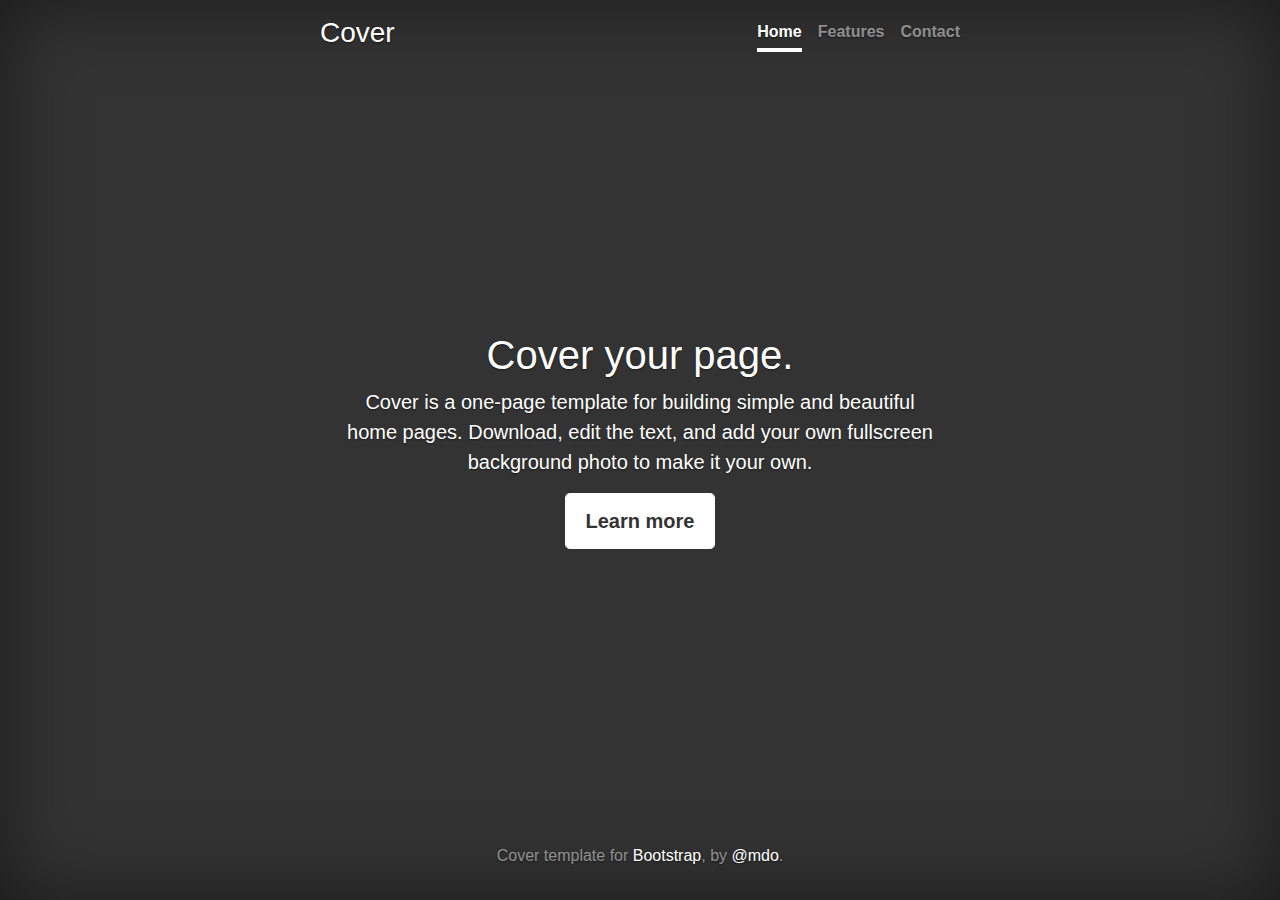
<file: Project/_src/bootstrap-4.0.0/docs/4.0/examples/cover/index.html>
<!doctype html>
<html lang="en">
  <head>
    <meta charset="utf-8">
    <meta name="viewport" content="width=device-width, initial-scale=1, shrink-to-fit=no">
    <meta name="description" content="">
    <meta name="author" content="">
    <link rel="icon" href="../../../../favicon.ico">

    <title>Cover Template for Bootstrap</title>

    <!-- Bootstrap core CSS -->
    <link href="../../../../dist/css/bootstrap.min.css" rel="stylesheet">

    <!-- Custom styles for this template -->
    <link href="cover.css" rel="stylesheet">
  </head>

  <body class="text-center">

    <div class="cover-container d-flex h-100 p-3 mx-auto flex-column">
      <header class="masthead mb-auto">
        <div class="inner">
          <h3 class="masthead-brand">Cover</h3>
          <nav class="nav nav-masthead justify-content-center">
            <a class="nav-link active" href="#">Home</a>
            <a class="nav-link" href="#">Features</a>
            <a class="nav-link" href="#">Contact</a>
          </nav>
        </div>
      </header>

      <main role="main" class="inner cover">
        <h1 class="cover-heading">Cover your page.</h1>
        <p class="lead">Cover is a one-page template for building simple and beautiful home pages. Download, edit the text, and add your own fullscreen background photo to make it your own.</p>
        <p class="lead">
          <a href="#" class="btn btn-lg btn-secondary">Learn more</a>
        </p>
      </main>

      <footer class="mastfoot mt-auto">
        <div class="inner">
          <p>Cover template for <a href="https://getbootstrap.com/">Bootstrap</a>, by <a href="https://twitter.com/mdo">@mdo</a>.</p>
        </div>
      </footer>
    </div>


    <!-- Bootstrap core JavaScript
    ================================================== -->
    <!-- Placed at the end of the document so the pages load faster -->
    <script src="https://code.jquery.com/jquery-3.2.1.slim.min.js" integrity="sha384-KJ3o2DKtIkvYIK3UENzmM7KCkRr/rE9/Qpg6aAZGJwFDMVNA/GpGFF93hXpG5KkN" crossorigin="anonymous"></script>
    <script>window.jQuery || document.write('<script src="../../../../assets/js/vendor/jquery-slim.min.js"><\/script>')</script>
    <script src="../../../../assets/js/vendor/popper.min.js"></script>
    <script src="../../../../dist/js/bootstrap.min.js"></script>
  </body>
</html>
</file>
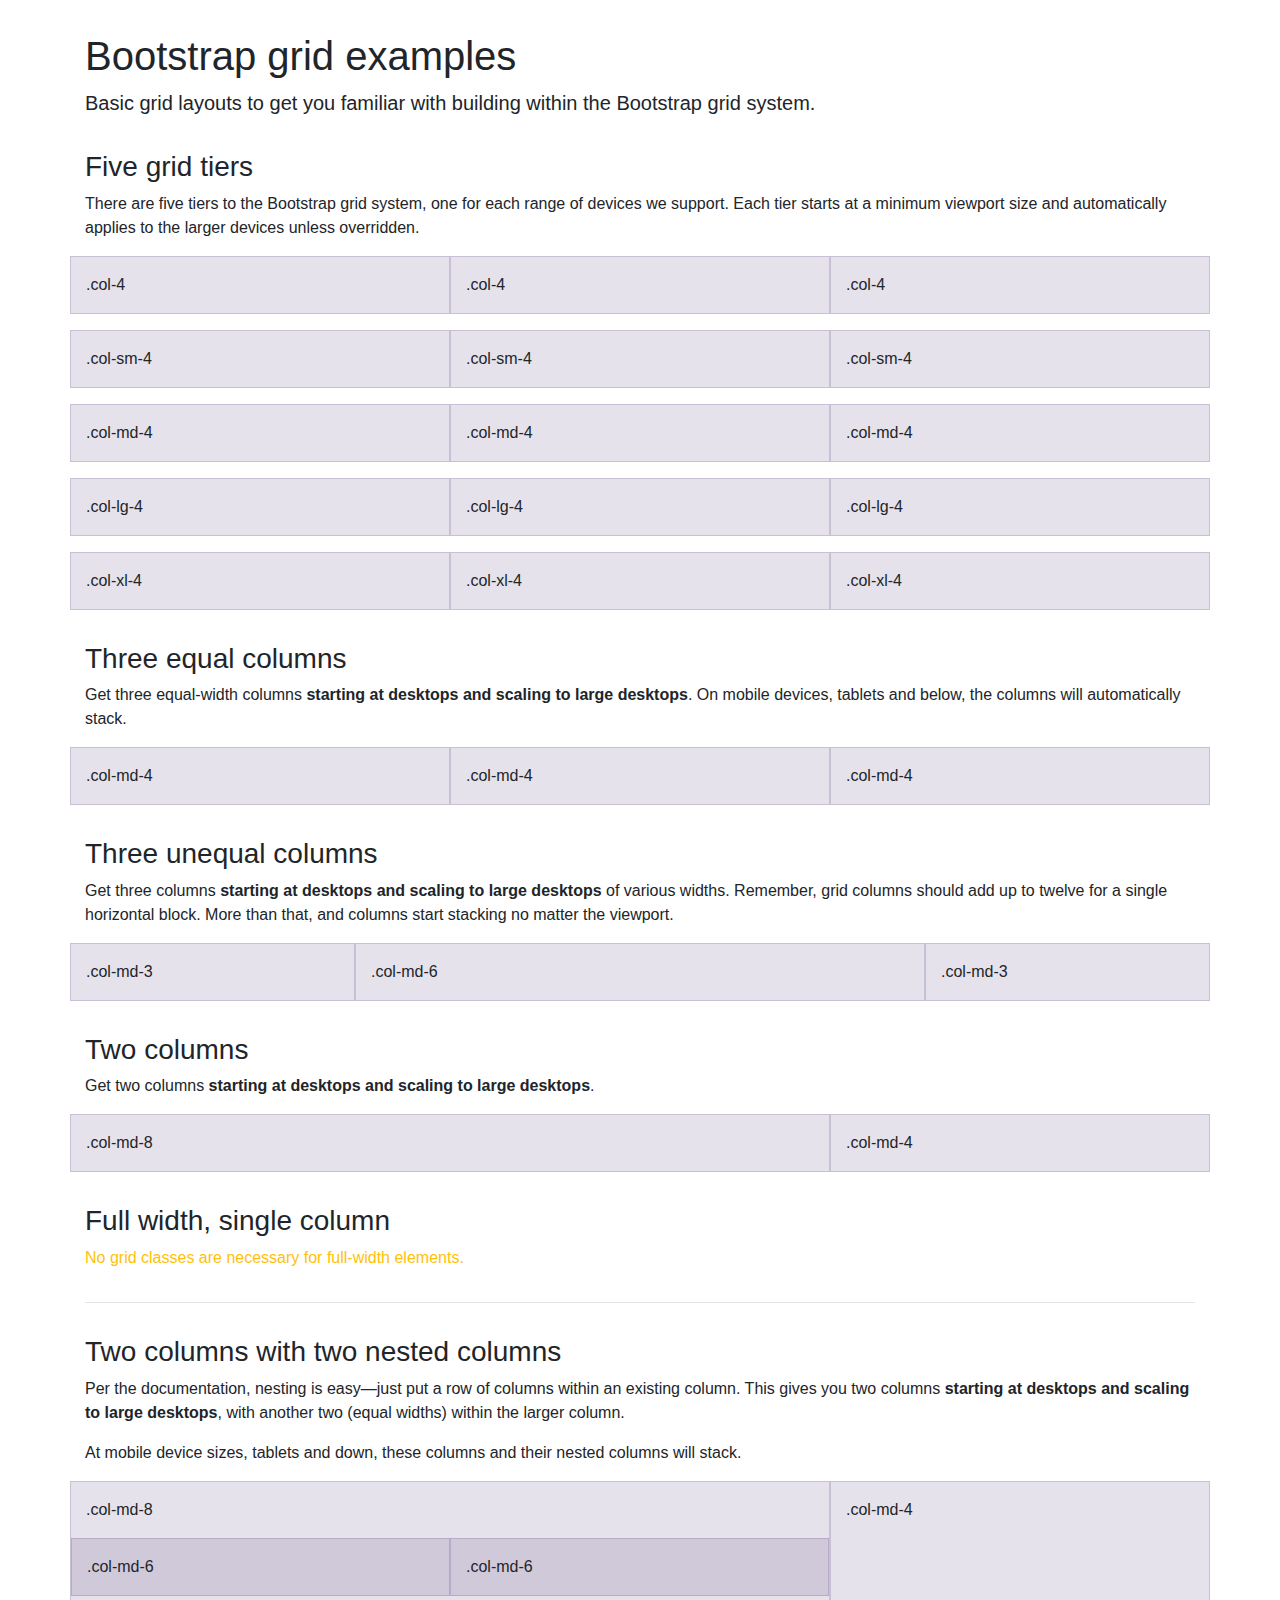
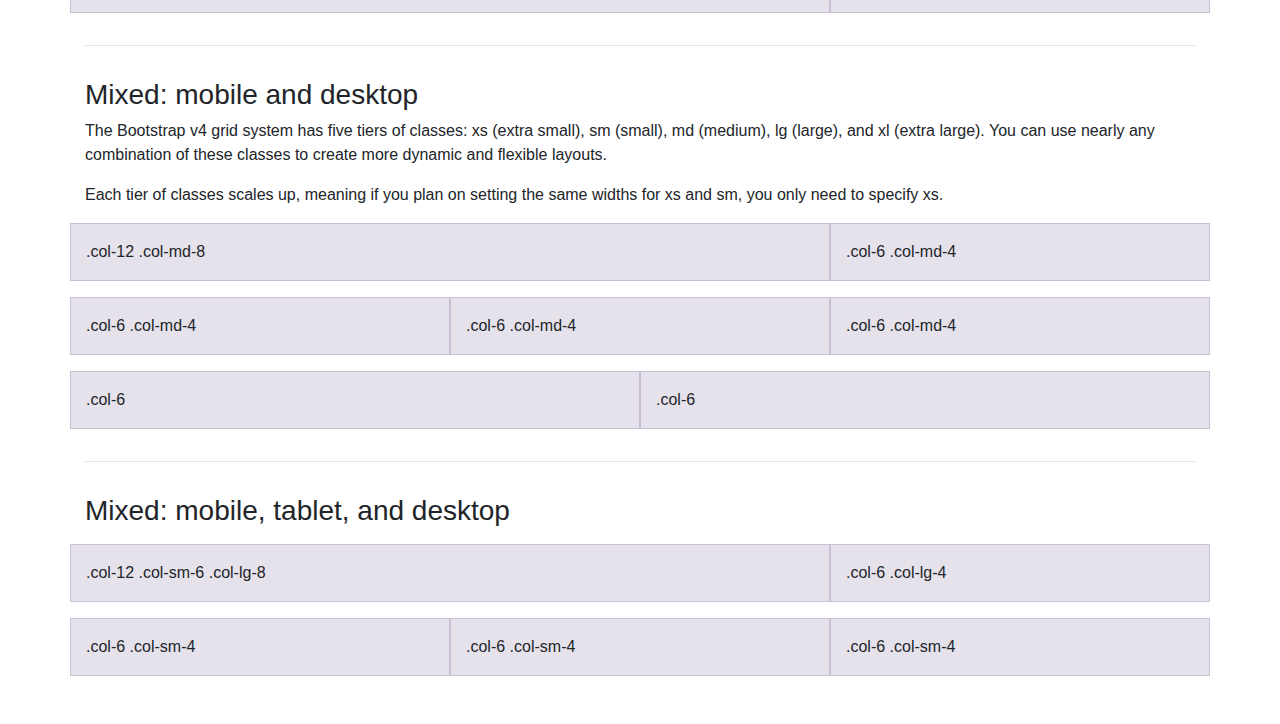
<file: Project/_src/bootstrap-4.0.0/docs/4.0/examples/grid/index.html>
<!doctype html>
<html lang="en">
  <head>
    <meta charset="utf-8">
    <meta name="viewport" content="width=device-width, initial-scale=1, shrink-to-fit=no">
    <meta name="description" content="">
    <meta name="author" content="">
    <link rel="icon" href="../../../../favicon.ico">

    <title>Grid Template for Bootstrap</title>

    <!-- Bootstrap core CSS -->
    <link href="../../../../dist/css/bootstrap.min.css" rel="stylesheet">

    <!-- Custom styles for this template -->
    <link href="grid.css" rel="stylesheet">
  </head>

  <body>
    <div class="container">

      <h1>Bootstrap grid examples</h1>
      <p class="lead">Basic grid layouts to get you familiar with building within the Bootstrap grid system.</p>

      <h3>Five grid tiers</h3>
      <p>There are five tiers to the Bootstrap grid system, one for each range of devices we support. Each tier starts at a minimum viewport size and automatically applies to the larger devices unless overridden.</p>

      <div class="row">
        <div class="col-4">.col-4</div>
        <div class="col-4">.col-4</div>
        <div class="col-4">.col-4</div>
      </div>

      <div class="row">
        <div class="col-sm-4">.col-sm-4</div>
        <div class="col-sm-4">.col-sm-4</div>
        <div class="col-sm-4">.col-sm-4</div>
      </div>

      <div class="row">
        <div class="col-md-4">.col-md-4</div>
        <div class="col-md-4">.col-md-4</div>
        <div class="col-md-4">.col-md-4</div>
      </div>

      <div class="row">
        <div class="col-lg-4">.col-lg-4</div>
        <div class="col-lg-4">.col-lg-4</div>
        <div class="col-lg-4">.col-lg-4</div>
      </div>

      <div class="row">
        <div class="col-xl-4">.col-xl-4</div>
        <div class="col-xl-4">.col-xl-4</div>
        <div class="col-xl-4">.col-xl-4</div>
      </div>

      <h3>Three equal columns</h3>
      <p>Get three equal-width columns <strong>starting at desktops and scaling to large desktops</strong>. On mobile devices, tablets and below, the columns will automatically stack.</p>
      <div class="row">
        <div class="col-md-4">.col-md-4</div>
        <div class="col-md-4">.col-md-4</div>
        <div class="col-md-4">.col-md-4</div>
      </div>

      <h3>Three unequal columns</h3>
      <p>Get three columns <strong>starting at desktops and scaling to large desktops</strong> of various widths. Remember, grid columns should add up to twelve for a single horizontal block. More than that, and columns start stacking no matter the viewport.</p>
      <div class="row">
        <div class="col-md-3">.col-md-3</div>
        <div class="col-md-6">.col-md-6</div>
        <div class="col-md-3">.col-md-3</div>
      </div>

      <h3>Two columns</h3>
      <p>Get two columns <strong>starting at desktops and scaling to large desktops</strong>.</p>
      <div class="row">
        <div class="col-md-8">.col-md-8</div>
        <div class="col-md-4">.col-md-4</div>
      </div>

      <h3>Full width, single column</h3>
      <p class="text-warning">No grid classes are necessary for full-width elements.</p>

      <hr>

      <h3>Two columns with two nested columns</h3>
      <p>Per the documentation, nesting is easy—just put a row of columns within an existing column. This gives you two columns <strong>starting at desktops and scaling to large desktops</strong>, with another two (equal widths) within the larger column.</p>
      <p>At mobile device sizes, tablets and down, these columns and their nested columns will stack.</p>
      <div class="row">
        <div class="col-md-8">
          .col-md-8
          <div class="row">
            <div class="col-md-6">.col-md-6</div>
            <div class="col-md-6">.col-md-6</div>
          </div>
        </div>
        <div class="col-md-4">.col-md-4</div>
      </div>

      <hr>

      <h3>Mixed: mobile and desktop</h3>
      <p>The Bootstrap v4 grid system has five tiers of classes: xs (extra small), sm (small), md (medium), lg (large), and xl (extra large). You can use nearly any combination of these classes to create more dynamic and flexible layouts.</p>
      <p>Each tier of classes scales up, meaning if you plan on setting the same widths for xs and sm, you only need to specify xs.</p>
      <div class="row">
        <div class="col-12 col-md-8">.col-12 .col-md-8</div>
        <div class="col-6 col-md-4">.col-6 .col-md-4</div>
      </div>
      <div class="row">
        <div class="col-6 col-md-4">.col-6 .col-md-4</div>
        <div class="col-6 col-md-4">.col-6 .col-md-4</div>
        <div class="col-6 col-md-4">.col-6 .col-md-4</div>
      </div>
      <div class="row">
        <div class="col-6">.col-6</div>
        <div class="col-6">.col-6</div>
      </div>

      <hr>

      <h3>Mixed: mobile, tablet, and desktop</h3>
      <p></p>
      <div class="row">
        <div class="col-12 col-sm-6 col-lg-8">.col-12 .col-sm-6 .col-lg-8</div>
        <div class="col-6 col-lg-4">.col-6 .col-lg-4</div>
      </div>
      <div class="row">
        <div class="col-6 col-sm-4">.col-6 .col-sm-4</div>
        <div class="col-6 col-sm-4">.col-6 .col-sm-4</div>
        <div class="col-6 col-sm-4">.col-6 .col-sm-4</div>
      </div>

    </div> <!-- /container -->
  </body>
</html>
</file>
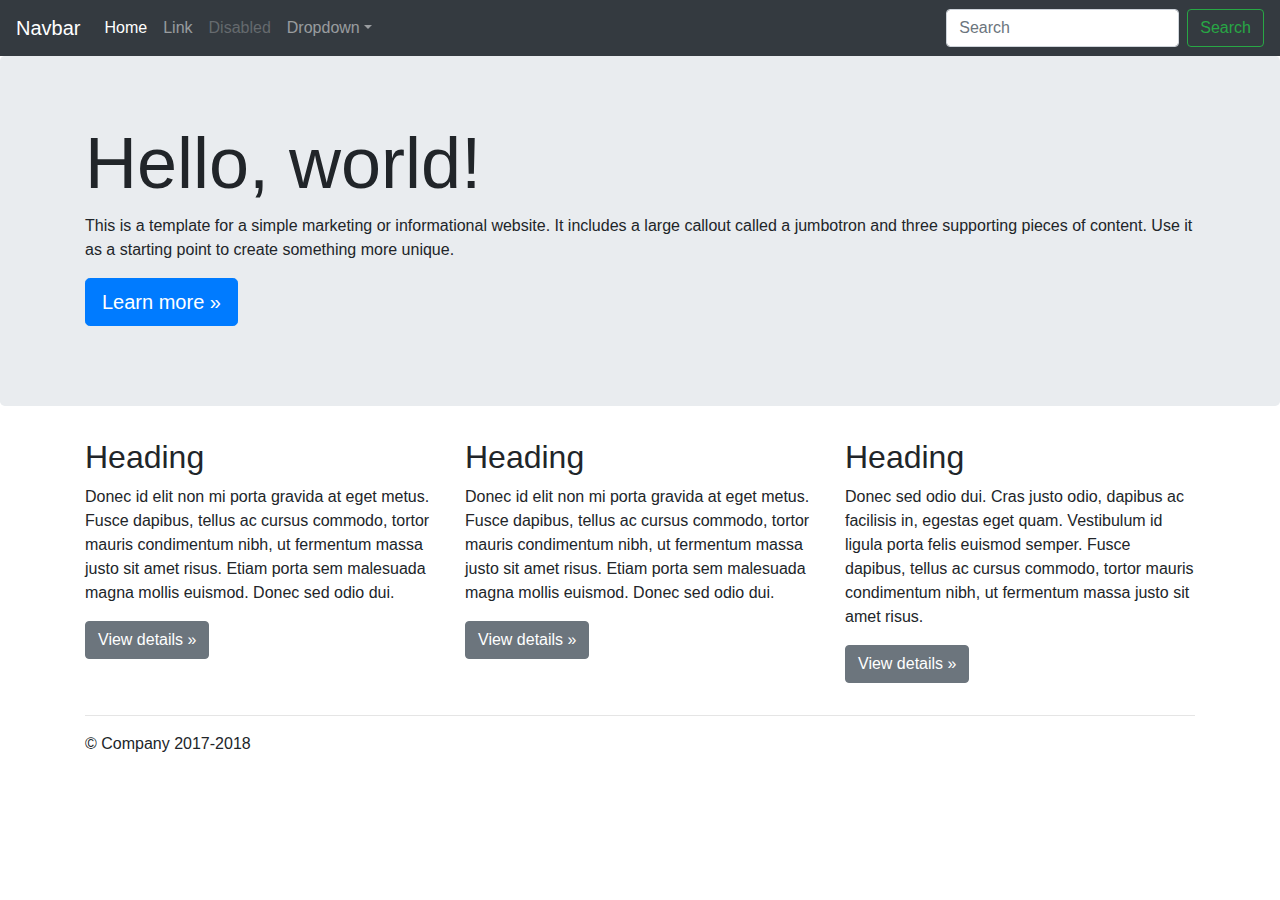
<file: Project/_src/bootstrap-4.0.0/docs/4.0/examples/jumbotron/index.html>
<!doctype html>
<html lang="en">
  <head>
    <meta charset="utf-8">
    <meta name="viewport" content="width=device-width, initial-scale=1, shrink-to-fit=no">
    <meta name="description" content="">
    <meta name="author" content="">
    <link rel="icon" href="../../../../favicon.ico">

    <title>Jumbotron Template for Bootstrap</title>

    <!-- Bootstrap core CSS -->
    <link href="../../../../dist/css/bootstrap.min.css" rel="stylesheet">

    <!-- Custom styles for this template -->
    <link href="jumbotron.css" rel="stylesheet">
  </head>

  <body>

    <nav class="navbar navbar-expand-md navbar-dark fixed-top bg-dark">
      <a class="navbar-brand" href="#">Navbar</a>
      <button class="navbar-toggler" type="button" data-toggle="collapse" data-target="#navbarsExampleDefault" aria-controls="navbarsExampleDefault" aria-expanded="false" aria-label="Toggle navigation">
        <span class="navbar-toggler-icon"></span>
      </button>

      <div class="collapse navbar-collapse" id="navbarsExampleDefault">
        <ul class="navbar-nav mr-auto">
          <li class="nav-item active">
            <a class="nav-link" href="#">Home <span class="sr-only">(current)</span></a>
          </li>
          <li class="nav-item">
            <a class="nav-link" href="#">Link</a>
          </li>
          <li class="nav-item">
            <a class="nav-link disabled" href="#">Disabled</a>
          </li>
          <li class="nav-item dropdown">
            <a class="nav-link dropdown-toggle" href="http://example.com" id="dropdown01" data-toggle="dropdown" aria-haspopup="true" aria-expanded="false">Dropdown</a>
            <div class="dropdown-menu" aria-labelledby="dropdown01">
              <a class="dropdown-item" href="#">Action</a>
              <a class="dropdown-item" href="#">Another action</a>
              <a class="dropdown-item" href="#">Something else here</a>
            </div>
          </li>
        </ul>
        <form class="form-inline my-2 my-lg-0">
          <input class="form-control mr-sm-2" type="text" placeholder="Search" aria-label="Search">
          <button class="btn btn-outline-success my-2 my-sm-0" type="submit">Search</button>
        </form>
      </div>
    </nav>

    <main role="main">

      <!-- Main jumbotron for a primary marketing message or call to action -->
      <div class="jumbotron">
        <div class="container">
          <h1 class="display-3">Hello, world!</h1>
          <p>This is a template for a simple marketing or informational website. It includes a large callout called a jumbotron and three supporting pieces of content. Use it as a starting point to create something more unique.</p>
          <p><a class="btn btn-primary btn-lg" href="#" role="button">Learn more &raquo;</a></p>
        </div>
      </div>

      <div class="container">
        <!-- Example row of columns -->
        <div class="row">
          <div class="col-md-4">
            <h2>Heading</h2>
            <p>Donec id elit non mi porta gravida at eget metus. Fusce dapibus, tellus ac cursus commodo, tortor mauris condimentum nibh, ut fermentum massa justo sit amet risus. Etiam porta sem malesuada magna mollis euismod. Donec sed odio dui. </p>
            <p><a class="btn btn-secondary" href="#" role="button">View details &raquo;</a></p>
          </div>
          <div class="col-md-4">
            <h2>Heading</h2>
            <p>Donec id elit non mi porta gravida at eget metus. Fusce dapibus, tellus ac cursus commodo, tortor mauris condimentum nibh, ut fermentum massa justo sit amet risus. Etiam porta sem malesuada magna mollis euismod. Donec sed odio dui. </p>
            <p><a class="btn btn-secondary" href="#" role="button">View details &raquo;</a></p>
          </div>
          <div class="col-md-4">
            <h2>Heading</h2>
            <p>Donec sed odio dui. Cras justo odio, dapibus ac facilisis in, egestas eget quam. Vestibulum id ligula porta felis euismod semper. Fusce dapibus, tellus ac cursus commodo, tortor mauris condimentum nibh, ut fermentum massa justo sit amet risus.</p>
            <p><a class="btn btn-secondary" href="#" role="button">View details &raquo;</a></p>
          </div>
        </div>

        <hr>

      </div> <!-- /container -->

    </main>

    <footer class="container">
      <p>&copy; Company 2017-2018</p>
    </footer>

    <!-- Bootstrap core JavaScript
    ================================================== -->
    <!-- Placed at the end of the document so the pages load faster -->
    <script src="https://code.jquery.com/jquery-3.2.1.slim.min.js" integrity="sha384-KJ3o2DKtIkvYIK3UENzmM7KCkRr/rE9/Qpg6aAZGJwFDMVNA/GpGFF93hXpG5KkN" crossorigin="anonymous"></script>
    <script>window.jQuery || document.write('<script src="../../../../assets/js/vendor/jquery-slim.min.js"><\/script>')</script>
    <script src="../../../../assets/js/vendor/popper.min.js"></script>
    <script src="../../../../dist/js/bootstrap.min.js"></script>
  </body>
</html>
</file>
<file: Project/_src/bootstrap-4.0.0/docs/4.0/examples/album/album.css>
:root {
  --jumbotron-padding-y: 3rem;
}

.jumbotron {
  padding-top: var(--jumbotron-padding-y);
  padding-bottom: var(--jumbotron-padding-y);
  margin-bottom: 0;
  background-color: #fff;
}
@media (min-width: 768px) {
  .jumbotron {
    padding-top: calc(var(--jumbotron-padding-y) * 2);
    padding-bottom: calc(var(--jumbotron-padding-y) * 2);
  }
}

.jumbotron p:last-child {
  margin-bottom: 0;
}

.jumbotron-heading {
  font-weight: 300;
}

.jumbotron .container {
  max-width: 40rem;
}

footer {
  padding-top: 3rem;
  padding-bottom: 3rem;
}

footer p {
  margin-bottom: .25rem;
}

.box-shadow { box-shadow: 0 .25rem .75rem rgba(0, 0, 0, .05); }
</file>
<file: Project/_src/bootstrap-4.0.0/docs/4.0/examples/blog/blog.css>
/* stylelint-disable selector-list-comma-newline-after */

.blog-header {
  line-height: 1;
  border-bottom: 1px solid #e5e5e5;
}

.blog-header-logo {
  font-family: "Playfair Display", Georgia, "Times New Roman", serif;
  font-size: 2.25rem;
}

.blog-header-logo:hover {
  text-decoration: none;
}

h1, h2, h3, h4, h5, h6 {
  font-family: "Playfair Display", Georgia, "Times New Roman", serif;
}

.display-4 {
  font-size: 2.5rem;
}
@media (min-width: 768px) {
  .display-4 {
    font-size: 3rem;
  }
}

.nav-scroller {
  position: relative;
  z-index: 2;
  height: 2.75rem;
  overflow-y: hidden;
}

.nav-scroller .nav {
  display: -webkit-box;
  display: -ms-flexbox;
  display: flex;
  -ms-flex-wrap: nowrap;
  flex-wrap: nowrap;
  padding-bottom: 1rem;
  margin-top: -1px;
  overflow-x: auto;
  text-align: center;
  white-space: nowrap;
  -webkit-overflow-scrolling: touch;
}

.nav-scroller .nav-link {
  padding-top: .75rem;
  padding-bottom: .75rem;
  font-size: .875rem;
}

.card-img-right {
  height: 100%;
  border-radius: 0 3px 3px 0;
}

.flex-auto {
  -ms-flex: 0 0 auto;
  -webkit-box-flex: 0;
  flex: 0 0 auto;
}

.h-250 { height: 250px; }
@media (min-width: 768px) {
  .h-md-250 { height: 250px; }
}

.border-top { border-top: 1px solid #e5e5e5; }
.border-bottom { border-bottom: 1px solid #e5e5e5; }

.box-shadow { box-shadow: 0 .25rem .75rem rgba(0, 0, 0, .05); }

/*
 * Blog name and description
 */
.blog-title {
  margin-bottom: 0;
  font-size: 2rem;
  font-weight: 400;
}
.blog-description {
  font-size: 1.1rem;
  color: #999;
}

@media (min-width: 40em) {
  .blog-title {
    font-size: 3.5rem;
  }
}

/* Pagination */
.blog-pagination {
  margin-bottom: 4rem;
}
.blog-pagination > .btn {
  border-radius: 2rem;
}

/*
 * Blog posts
 */
.blog-post {
  margin-bottom: 4rem;
}
.blog-post-title {
  margin-bottom: .25rem;
  font-size: 2.5rem;
}
.blog-post-meta {
  margin-bottom: 1.25rem;
  color: #999;
}

/*
 * Footer
 */
.blog-footer {
  padding: 2.5rem 0;
  color: #999;
  text-align: center;
  background-color: #f9f9f9;
  border-top: .05rem solid #e5e5e5;
}
.blog-footer p:last-child {
  margin-bottom: 0;
}
</file>
<file: Project/_src/bootstrap-4.0.0/docs/4.0/examples/carousel/carousel.css>
/* GLOBAL STYLES
-------------------------------------------------- */
/* Padding below the footer and lighter body text */

body {
  padding-top: 3rem;
  padding-bottom: 3rem;
  color: #5a5a5a;
}


/* CUSTOMIZE THE CAROUSEL
-------------------------------------------------- */

/* Carousel base class */
.carousel {
  margin-bottom: 4rem;
}
/* Since positioning the image, we need to help out the caption */
.carousel-caption {
  bottom: 3rem;
  z-index: 10;
}

/* Declare heights because of positioning of img element */
.carousel-item {
  height: 32rem;
  background-color: #777;
}
.carousel-item > img {
  position: absolute;
  top: 0;
  left: 0;
  min-width: 100%;
  height: 32rem;
}


/* MARKETING CONTENT
-------------------------------------------------- */

/* Center align the text within the three columns below the carousel */
.marketing .col-lg-4 {
  margin-bottom: 1.5rem;
  text-align: center;
}
.marketing h2 {
  font-weight: 400;
}
.marketing .col-lg-4 p {
  margin-right: .75rem;
  margin-left: .75rem;
}


/* Featurettes
------------------------- */

.featurette-divider {
  margin: 5rem 0; /* Space out the Bootstrap <hr> more */
}

/* Thin out the marketing headings */
.featurette-heading {
  font-weight: 300;
  line-height: 1;
  letter-spacing: -.05rem;
}


/* RESPONSIVE CSS
-------------------------------------------------- */

@media (min-width: 40em) {
  /* Bump up size of carousel content */
  .carousel-caption p {
    margin-bottom: 1.25rem;
    font-size: 1.25rem;
    line-height: 1.4;
  }

  .featurette-heading {
    font-size: 50px;
  }
}

@media (min-width: 62em) {
  .featurette-heading {
    margin-top: 7rem;
  }
}
</file>
<file: Project/_src/bootstrap-4.0.0/docs/4.0/examples/cover/cover.css>
/*
 * Globals
 */

/* Links */
a,
a:focus,
a:hover {
  color: #fff;
}

/* Custom default button */
.btn-secondary,
.btn-secondary:hover,
.btn-secondary:focus {
  color: #333;
  text-shadow: none; /* Prevent inheritance from `body` */
  background-color: #fff;
  border: .05rem solid #fff;
}


/*
 * Base structure
 */

html,
body {
  height: 100%;
  background-color: #333;
}

body {
  display: -ms-flexbox;
  display: -webkit-box;
  display: flex;
  -ms-flex-pack: center;
  -webkit-box-pack: center;
  justify-content: center;
  color: #fff;
  text-shadow: 0 .05rem .1rem rgba(0, 0, 0, .5);
  box-shadow: inset 0 0 5rem rgba(0, 0, 0, .5);
}

.cover-container {
  max-width: 42em;
}


/*
 * Header
 */
.masthead {
  margin-bottom: 2rem;
}

.masthead-brand {
  margin-bottom: 0;
}

.nav-masthead .nav-link {
  padding: .25rem 0;
  font-weight: 700;
  color: rgba(255, 255, 255, .5);
  background-color: transparent;
  border-bottom: .25rem solid transparent;
}

.nav-masthead .nav-link:hover,
.nav-masthead .nav-link:focus {
  border-bottom-color: rgba(255, 255, 255, .25);
}

.nav-masthead .nav-link + .nav-link {
  margin-left: 1rem;
}

.nav-masthead .active {
  color: #fff;
  border-bottom-color: #fff;
}

@media (min-width: 48em) {
  .masthead-brand {
    float: left;
  }
  .nav-masthead {
    float: right;
  }
}


/*
 * Cover
 */
.cover {
  padding: 0 1.5rem;
}
.cover .btn-lg {
  padding: .75rem 1.25rem;
  font-weight: 700;
}


/*
 * Footer
 */
.mastfoot {
  color: rgba(255, 255, 255, .5);
}
</file>
<file: Project/_src/bootstrap-4.0.0/docs/4.0/examples/grid/grid.css>
body {
  padding-top: 2rem;
  padding-bottom: 2rem;
}

h3 {
  margin-top: 2rem;
}

.row {
  margin-bottom: 1rem;
}
.row .row {
  margin-top: 1rem;
  margin-bottom: 0;
}
[class*="col-"] {
  padding-top: 1rem;
  padding-bottom: 1rem;
  background-color: rgba(86, 61, 124, .15);
  border: 1px solid rgba(86, 61, 124, .2);
}

hr {
  margin-top: 2rem;
  margin-bottom: 2rem;
}
</file>
<file: Project/_src/bootstrap-4.0.0/docs/4.0/examples/jumbotron/jumbotron.css>
/* Move down content because we have a fixed navbar that is 3.5rem tall */
body {
  padding-top: 3.5rem;
}
</file>
<file: Project/_src/bootstrap-4.0.0/js/tests/vendor/qunit.css>
/*!
 * QUnit 2.4.1
 * https://qunitjs.com/
 *
 * Copyright jQuery Foundation and other contributors
 * Released under the MIT license
 * https://jquery.org/license
 *
 * Date: 2017-10-22T05:12Z
 */

/** Font Family and Sizes */

#qunit-tests, #qunit-header, #qunit-banner, #qunit-testrunner-toolbar, #qunit-filteredTest, #qunit-userAgent, #qunit-testresult {
	font-family: "Helvetica Neue Light", "HelveticaNeue-Light", "Helvetica Neue", Calibri, Helvetica, Arial, sans-serif;
}

#qunit-testrunner-toolbar, #qunit-filteredTest, #qunit-userAgent, #qunit-testresult, #qunit-tests li { font-size: small; }
#qunit-tests { font-size: smaller; }


/** Resets */

#qunit-tests, #qunit-header, #qunit-banner, #qunit-filteredTest, #qunit-userAgent, #qunit-testresult, #qunit-modulefilter {
	margin: 0;
	padding: 0;
}


/** Header (excluding toolbar) */

#qunit-header {
	padding: 0.5em 0 0.5em 1em;

	color: #8699A4;
	background-color: #0D3349;

	font-size: 1.5em;
	line-height: 1em;
	font-weight: 400;

	border-radius: 5px 5px 0 0;
}

#qunit-header a {
	text-decoration: none;
	color: #C2CCD1;
}

#qunit-header a:hover,
#qunit-header a:focus {
	color: #FFF;
}

#qunit-banner {
	height: 5px;
}

#qunit-filteredTest {
	padding: 0.5em 1em 0.5em 1em;
	color: #366097;
	background-color: #F4FF77;
}

#qunit-userAgent {
	padding: 0.5em 1em 0.5em 1em;
	color: #FFF;
	background-color: #2B81AF;
	text-shadow: rgba(0, 0, 0, 0.5) 2px 2px 1px;
}


/** Toolbar */

#qunit-testrunner-toolbar {
	padding: 0.5em 1em 0.5em 1em;
	color: #5E740B;
	background-color: #EEE;
}

#qunit-testrunner-toolbar .clearfix {
	height: 0;
	clear: both;
}

#qunit-testrunner-toolbar label {
	display: inline-block;
}

#qunit-testrunner-toolbar input[type=checkbox],
#qunit-testrunner-toolbar input[type=radio] {
	margin: 3px;
	vertical-align: -2px;
}

#qunit-testrunner-toolbar input[type=text] {
	box-sizing: border-box;
	height: 1.6em;
}

.qunit-url-config,
.qunit-filter,
#qunit-modulefilter {
	display: inline-block;
	line-height: 2.1em;
}

.qunit-filter,
#qunit-modulefilter {
	float: right;
	position: relative;
	margin-left: 1em;
}

.qunit-url-config label {
	margin-right: 0.5em;
}

#qunit-modulefilter-search {
	box-sizing: border-box;
	width: 400px;
}

#qunit-modulefilter-search-container:after {
	position: absolute;
	right: 0.3em;
	content: "\25bc";
	color: black;
}

#qunit-modulefilter-dropdown {
	/* align with #qunit-modulefilter-search */
	box-sizing: border-box;
	width: 400px;
	position: absolute;
	right: 0;
	top: 50%;
	margin-top: 0.8em;

	border: 1px solid #D3D3D3;
	border-top: none;
	border-radius: 0 0 .25em .25em;
	color: #000;
	background-color: #F5F5F5;
	z-index: 99;
}

#qunit-modulefilter-dropdown a {
	color: inherit;
	text-decoration: none;
}

#qunit-modulefilter-dropdown .clickable.checked {
	font-weight: bold;
	color: #000;
	background-color: #D2E0E6;
}

#qunit-modulefilter-dropdown .clickable:hover {
	color: #FFF;
	background-color: #0D3349;
}

#qunit-modulefilter-actions {
	display: block;
	overflow: auto;

	/* align with #qunit-modulefilter-dropdown-list */
	font: smaller/1.5em sans-serif;
}

#qunit-modulefilter-dropdown #qunit-modulefilter-actions > * {
	box-sizing: border-box;
	max-height: 2.8em;
	display: block;
	padding: 0.4em;
}

#qunit-modulefilter-dropdown #qunit-modulefilter-actions > button {
	float: right;
	font: inherit;
}

#qunit-modulefilter-dropdown #qunit-modulefilter-actions > :last-child {
	/* insert padding to align with checkbox margins */
	padding-left: 3px;
}

#qunit-modulefilter-dropdown-list {
	max-height: 200px;
	overflow-y: auto;
	margin: 0;
	border-top: 2px groove threedhighlight;
	padding: 0.4em 0 0;
	font: smaller/1.5em sans-serif;
}

#qunit-modulefilter-dropdown-list li {
	white-space: nowrap;
	overflow: hidden;
	text-overflow: ellipsis;
}

#qunit-modulefilter-dropdown-list .clickable {
	display: block;
	padding-left: 0.15em;
}


/** Tests: Pass/Fail */

#qunit-tests {
	list-style-position: inside;
}

#qunit-tests li {
	padding: 0.4em 1em 0.4em 1em;
	border-bottom: 1px solid #FFF;
	list-style-position: inside;
}

#qunit-tests > li {
	display: none;
}

#qunit-tests li.running,
#qunit-tests li.pass,
#qunit-tests li.fail,
#qunit-tests li.skipped,
#qunit-tests li.aborted {
	display: list-item;
}

#qunit-tests.hidepass {
	position: relative;
}

#qunit-tests.hidepass li.running,
#qunit-tests.hidepass li.pass:not(.todo) {
	visibility: hidden;
	position: absolute;
	width:   0;
	height:  0;
	padding: 0;
	border:  0;
	margin:  0;
}

#qunit-tests li strong {
	cursor: pointer;
}

#qunit-tests li.skipped strong {
	cursor: default;
}

#qunit-tests li a {
	padding: 0.5em;
	color: #C2CCD1;
	text-decoration: none;
}

#qunit-tests li p a {
	padding: 0.25em;
	color: #6B6464;
}
#qunit-tests li a:hover,
#qunit-tests li a:focus {
	color: #000;
}

#qunit-tests li .runtime {
	float: right;
	font-size: smaller;
}

.qunit-assert-list {
	margin-top: 0.5em;
	padding: 0.5em;

	background-color: #FFF;

	border-radius: 5px;
}

.qunit-source {
	margin: 0.6em 0 0.3em;
}

.qunit-collapsed {
	display: none;
}

#qunit-tests table {
	border-collapse: collapse;
	margin-top: 0.2em;
}

#qunit-tests th {
	text-align: right;
	vertical-align: top;
	padding: 0 0.5em 0 0;
}

#qunit-tests td {
	vertical-align: top;
}

#qunit-tests pre {
	margin: 0;
	white-space: pre-wrap;
	word-wrap: break-word;
}

#qunit-tests del {
	color: #374E0C;
	background-color: #E0F2BE;
	text-decoration: none;
}

#qunit-tests ins {
	color: #500;
	background-color: #FFCACA;
	text-decoration: none;
}

/*** Test Counts */

#qunit-tests b.counts                       { color: #000; }
#qunit-tests b.passed                       { color: #5E740B; }
#qunit-tests b.failed                       { color: #710909; }

#qunit-tests li li {
	padding: 5px;
	background-color: #FFF;
	border-bottom: none;
	list-style-position: inside;
}

/*** Passing Styles */

#qunit-tests li li.pass {
	color: #3C510C;
	background-color: #FFF;
	border-left: 10px solid #C6E746;
}

#qunit-tests .pass                          { color: #528CE0; background-color: #D2E0E6; }
#qunit-tests .pass .test-name               { color: #366097; }

#qunit-tests .pass .test-actual,
#qunit-tests .pass .test-expected           { color: #999; }

#qunit-banner.qunit-pass                    { background-color: #C6E746; }

/*** Failing Styles */

#qunit-tests li li.fail {
	color: #710909;
	background-color: #FFF;
	border-left: 10px solid #EE5757;
	white-space: pre;
}

#qunit-tests > li:last-child {
	border-radius: 0 0 5px 5px;
}

#qunit-tests .fail                          { color: #000; background-color: #EE5757; }
#qunit-tests .fail .test-name,
#qunit-tests .fail .module-name             { color: #000; }

#qunit-tests .fail .test-actual             { color: #EE5757; }
#qunit-tests .fail .test-expected           { color: #008000; }

#qunit-banner.qunit-fail                    { background-color: #EE5757; }


/*** Aborted tests */
#qunit-tests .aborted { color: #000; background-color: orange; }
/*** Skipped tests */

#qunit-tests .skipped {
	background-color: #EBECE9;
}

#qunit-tests .qunit-todo-label,
#qunit-tests .qunit-skipped-label {
	background-color: #F4FF77;
	display: inline-block;
	font-style: normal;
	color: #366097;
	line-height: 1.8em;
	padding: 0 0.5em;
	margin: -0.4em 0.4em -0.4em 0;
}

#qunit-tests .qunit-todo-label {
	background-color: #EEE;
}

/** Result */

#qunit-testresult {
	color: #2B81AF;
	background-color: #D2E0E6;

	border-bottom: 1px solid #FFF;
}
#qunit-testresult .clearfix {
	height: 0;
	clear: both;
}
#qunit-testresult .module-name {
	font-weight: 700;
}
#qunit-testresult-display {
	padding: 0.5em 1em 0.5em 1em;
	width: 85%;
	float:left;
}
#qunit-testresult-controls {
	padding: 0.5em 1em 0.5em 1em;
  width: 10%;
	float:left;
}

/** Fixture */

#qunit-fixture {
	position: absolute;
	top: -10000px;
	left: -10000px;
	width: 1000px;
	height: 1000px;
}
</file>
